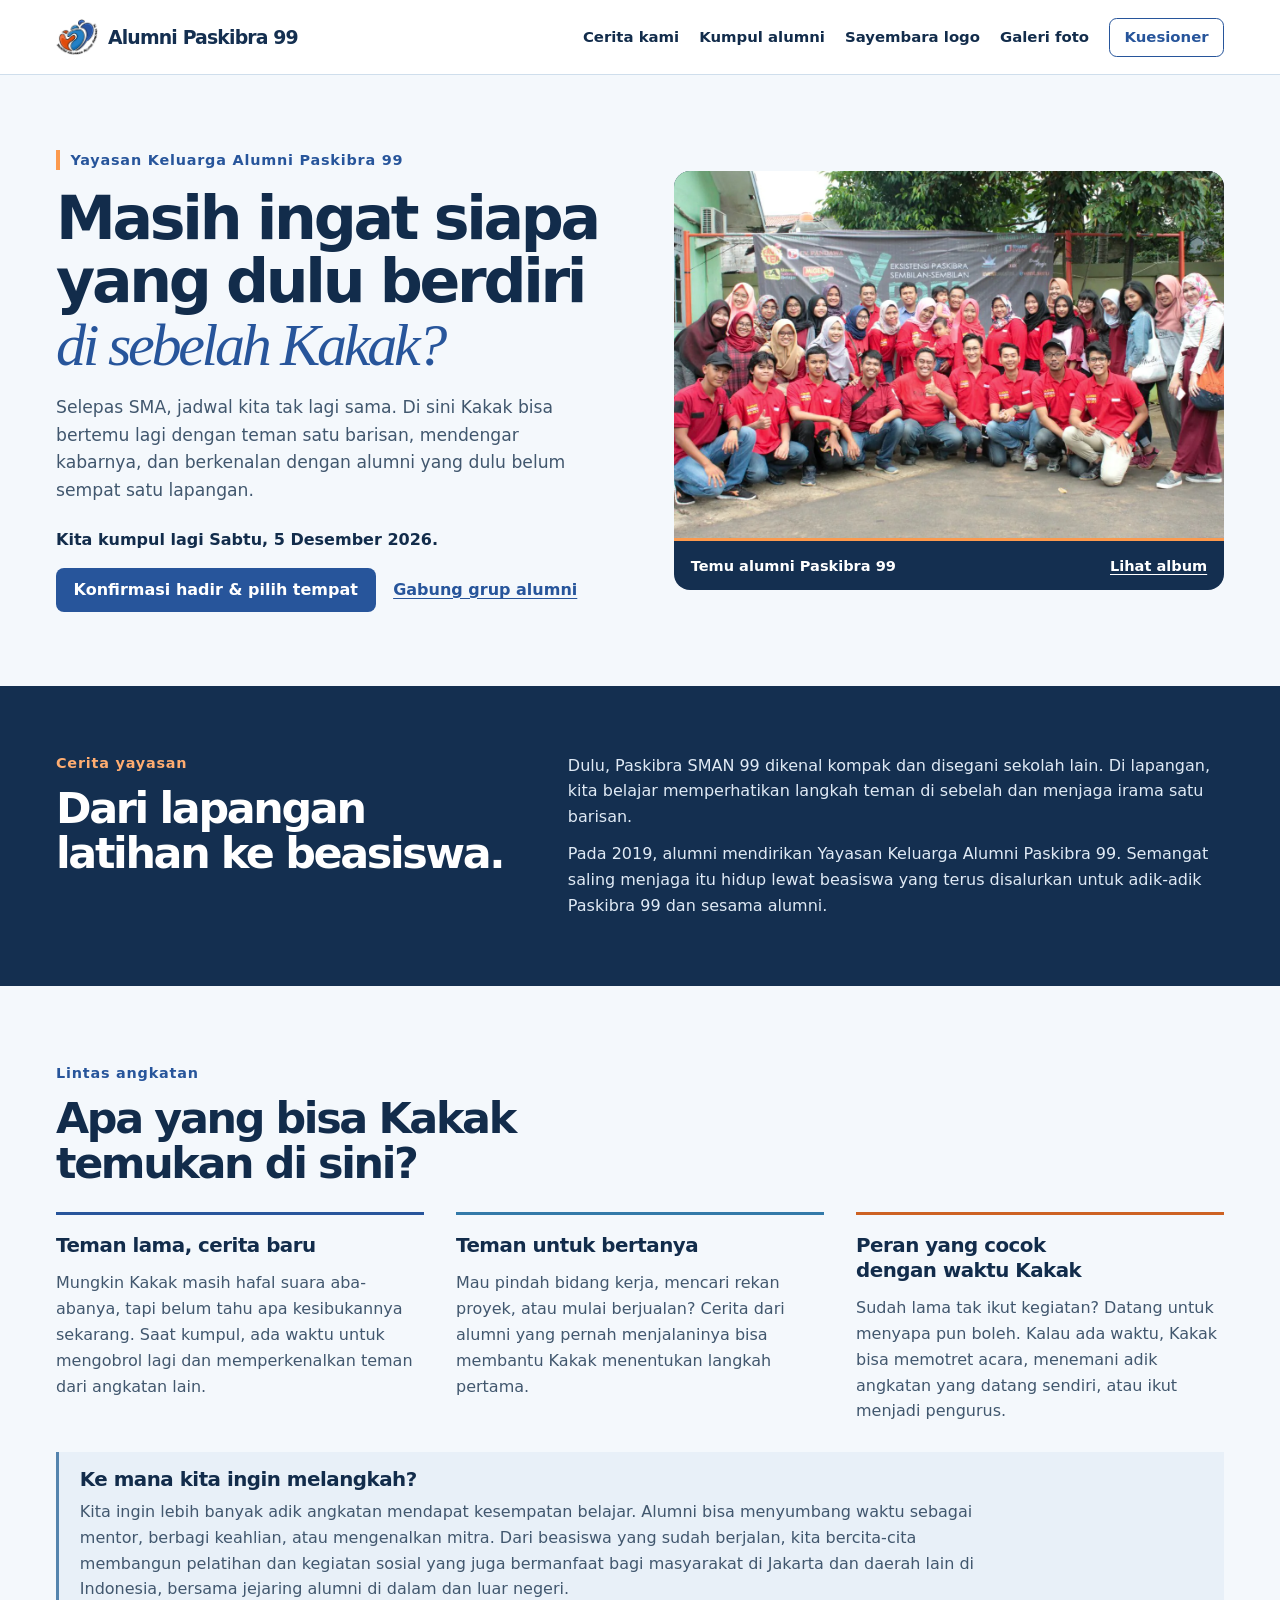
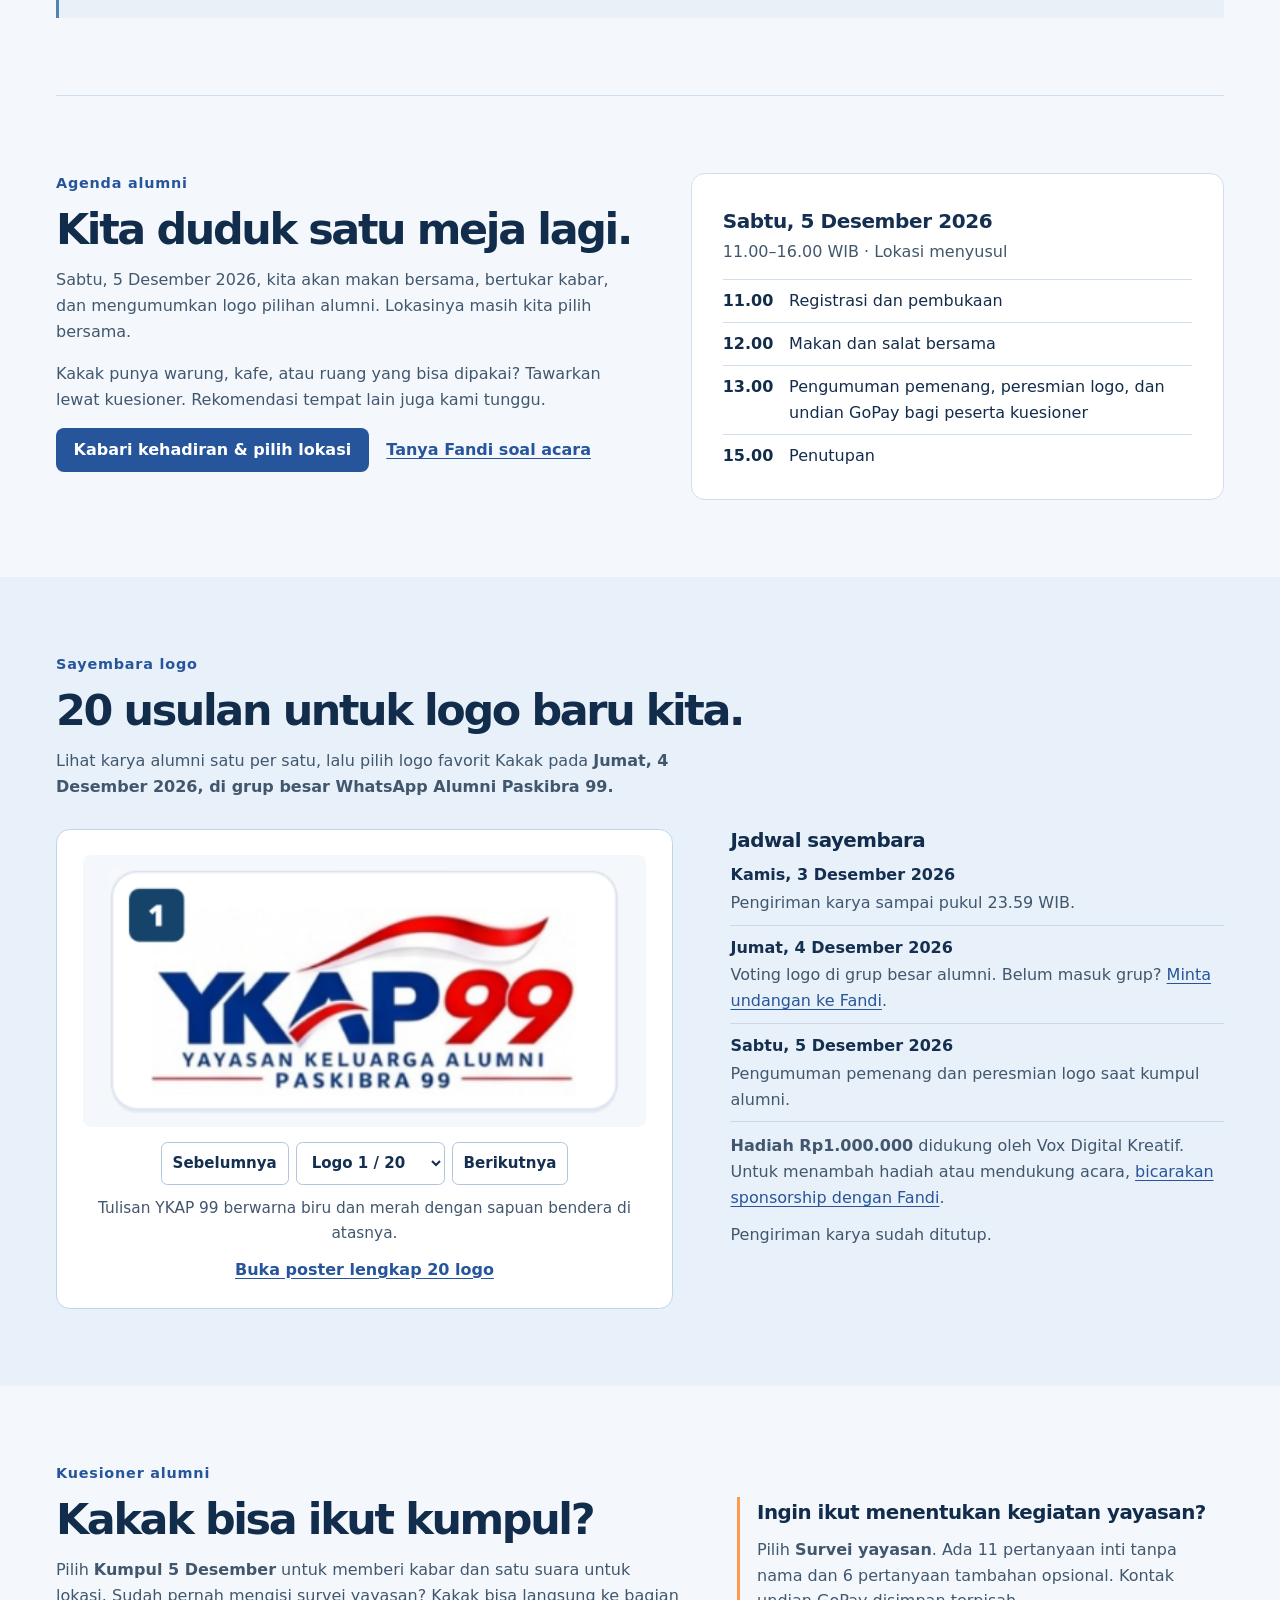
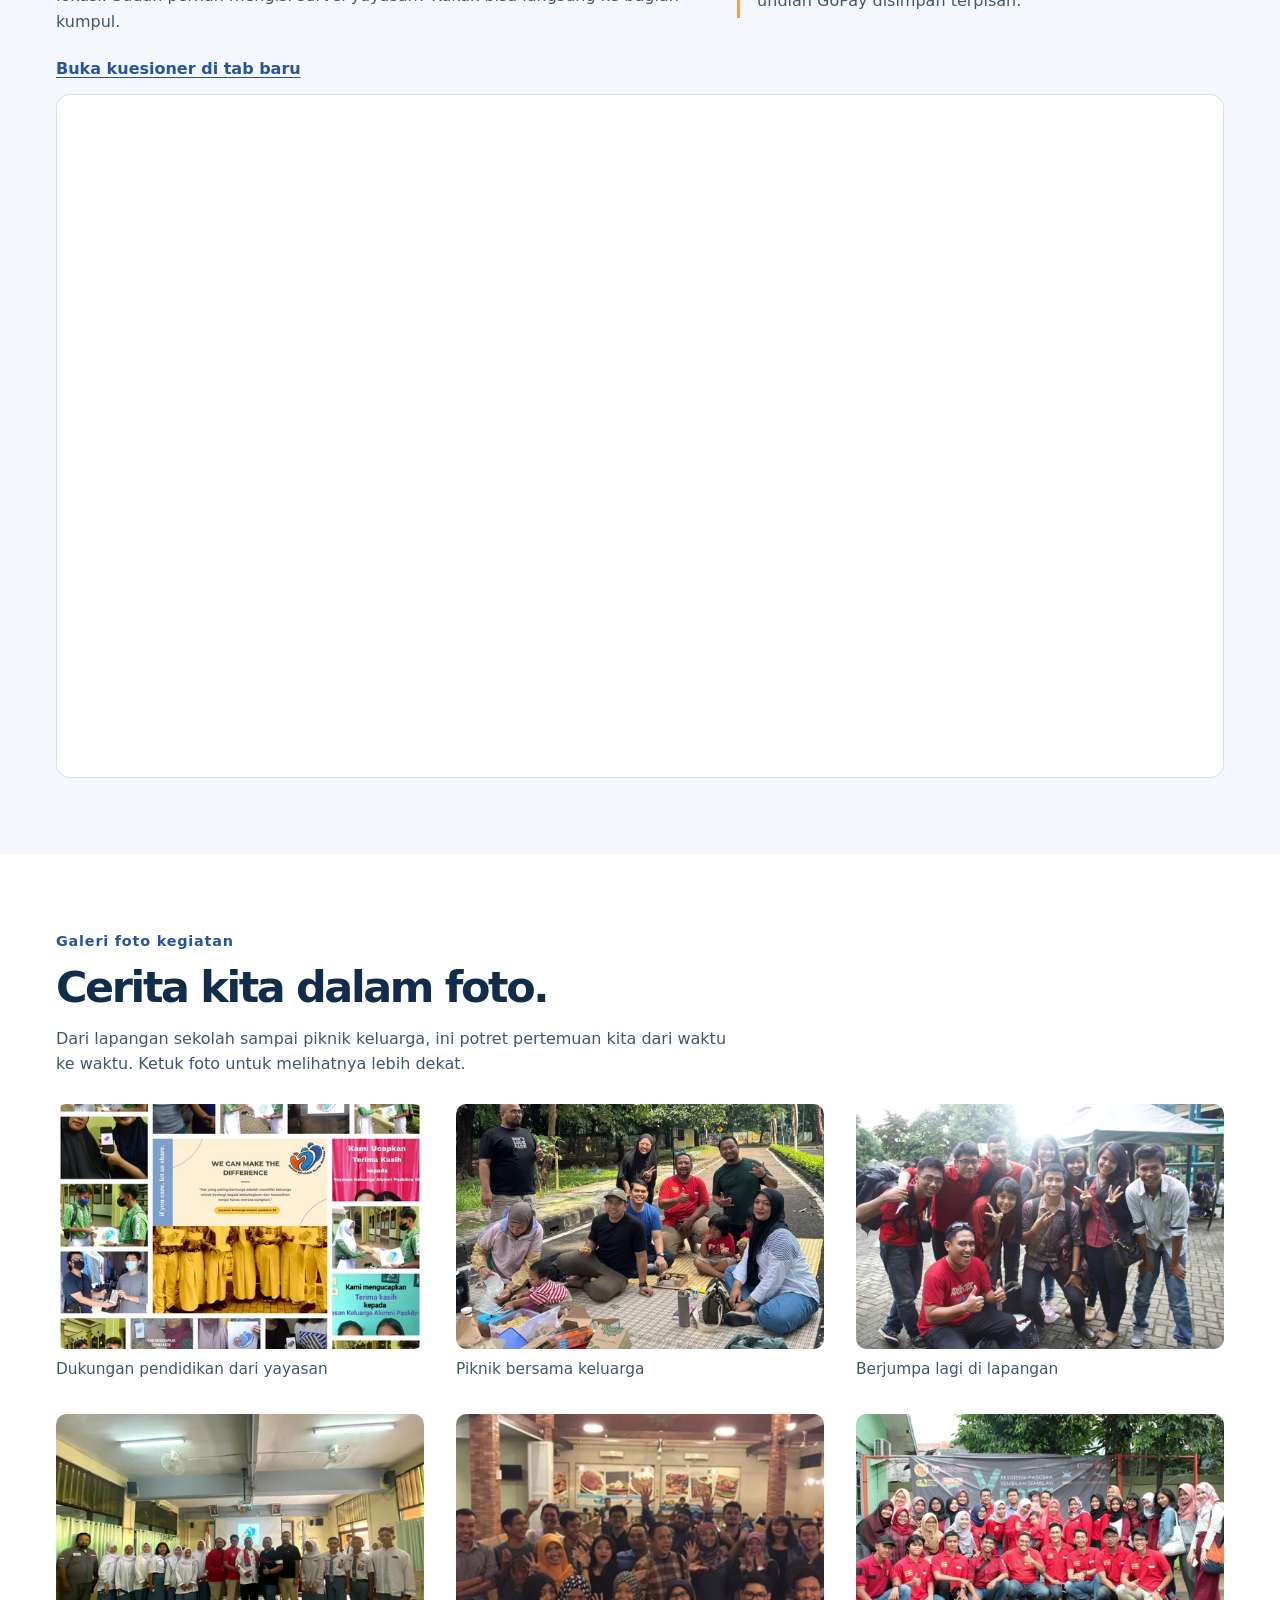
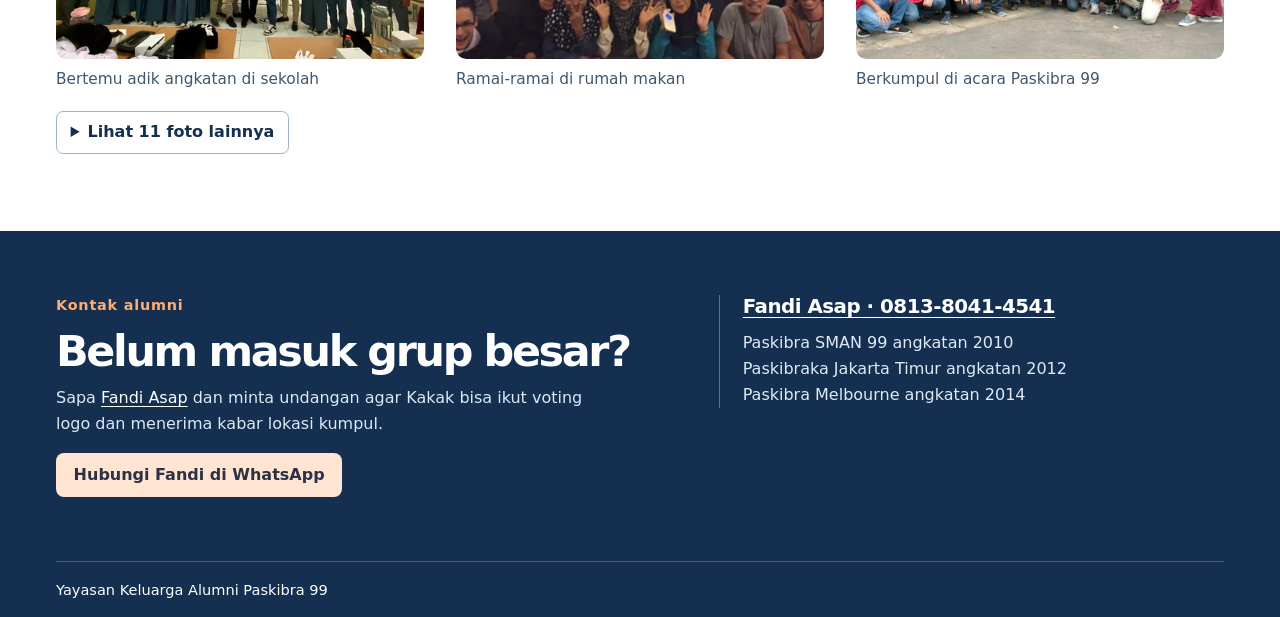
<file: index.html>
<!doctype html>
<html lang="id">
<head>
  <meta charset="utf-8">
  <meta name="viewport" content="width=device-width, initial-scale=1">
  <title>Alumni Paskibra 99 · Yayasan Keluarga Alumni Paskibra 99</title>
  <meta name="description" content="Temui kembali teman satu barisan di Paskibra SMAN 99. Kenali kegiatan beasiswa yayasan, lihat 20 usulan logo, dan pilih tempat kumpul alumni 5 Desember 2026.">
  <meta name="theme-color" content="#f4f8fc">
  <link rel="icon" href="aset/logo-yayasan.webp">
  <link rel="stylesheet" href="aset/beranda.css">
  <script src="aset/beranda.js" defer></script>
</head>
<body id="beranda">
  <a class="lewati" href="#isi">Langsung ke isi</a>
  <header class="bilah">
    <div class="bungkus isi-bilah">
      <a class="merek" href="#beranda" aria-label="Alumni Paskibra 99, beranda"><img src="aset/logo-yayasan.webp" alt="" width="44" height="44">Alumni Paskibra 99</a>
      <nav class="nav-lebar" aria-label="Navigasi utama"><a href="#tentang">Cerita kami</a>
        <a href="#kumpul">Kumpul alumni</a>
        <a href="#sayembara">Sayembara logo</a>
        <a href="#foto">Galeri foto</a>
        <a href="#kuesioner">Kuesioner</a></nav>
      <details class="nav-ringkas"><summary>Menu</summary><nav aria-label="Navigasi utama seluler"><a href="#tentang">Cerita kami</a>
        <a href="#kumpul">Kumpul alumni</a>
        <a href="#sayembara">Sayembara logo</a>
        <a href="#foto">Galeri foto</a>
        <a href="#kuesioner">Kuesioner</a></nav></details>
    </div>
  </header>

  <main id="isi" tabindex="-1">
    <section class="hero bungkus" aria-labelledby="judul-utama">
      <div class="suara">
        <p class="nama-yayasan">Yayasan Keluarga Alumni Paskibra 99</p>
        <h1 id="judul-utama">Masih ingat siapa yang dulu berdiri <em>di sebelah Kakak?</em></h1>
        <p class="pembuka">Selepas SMA, jadwal kita tak lagi sama. Di sini Kakak bisa bertemu lagi dengan teman satu barisan, mendengar kabarnya, dan berkenalan dengan alumni yang dulu belum sempat satu lapangan.</p>
        <p class="ajakan">Kita kumpul lagi Sabtu, 5 Desember 2026.</p>
        <div class="aksi"><a class="tombol" href="#kuesioner">Konfirmasi hadir &amp; pilih tempat</a><a class="taut" href="https://wa.me/6281380414541?text=Halo%20Kak%20Fandi%2C%20saya%20ingin%20bergabung%20ke%20grup%20besar%20Alumni%20Paskibra%2099.%0A%0ANama%3A%20%5Bisi%20nama%5D%0ATahun%20angkatan%20Paskibra%20SMAN%2099%3A%20%5Bisi%20tahun%5D%0ATahun%20lulus%20SMAN%2099%3A%20%5Bisi%20tahun%5D%0AProfesi%20saat%20ini%3A%20%5Bisi%20profesi%5D" target="_blank" rel="noopener">Gabung grup alumni</a></div>
      </div>
      <figure class="foto-utama">
        <img src="aset/foto/temu-paskibra.webp" alt="Alumni berkumpul di depan spanduk Eksistensi Paskibra Sembilan-Sembilan, beberapa mengenakan polo merah." width="1280" height="853" fetchpriority="high" decoding="async">
        <figcaption><span>Temu alumni Paskibra 99</span><a href="#foto">Lihat album</a></figcaption>
      </figure>
    </section>

    <div class="pita-cerita">
      <section class="bungkus cerita" id="tentang" aria-labelledby="judul-cerita">
        <div><p class="rubrik">Cerita yayasan</p><h2 id="judul-cerita">Dari lapangan latihan ke beasiswa.</h2></div>
        <div><p>Dulu, Paskibra SMAN 99 dikenal kompak dan disegani sekolah lain. Di lapangan, kita belajar memperhatikan langkah teman di sebelah dan menjaga irama satu barisan.</p>
        <p>Pada 2019, alumni mendirikan Yayasan Keluarga Alumni Paskibra 99. Semangat saling menjaga itu hidup lewat beasiswa yang terus disalurkan untuk adik-adik Paskibra 99 dan sesama alumni.</p></div>
      </section>
    </div>

    <section class="bungkus bagian" id="kegiatan" aria-labelledby="judul-manfaat">
      <p class="rubrik">Lintas angkatan</p>
      <h2 id="judul-manfaat">Apa yang bisa Kakak temukan di sini?</h2>
      <div class="manfaat">
        <article><h3>Teman lama, cerita baru</h3><p>Mungkin Kakak masih hafal suara aba-abanya, tapi belum tahu apa kesibukannya sekarang. Saat kumpul, ada waktu untuk mengobrol lagi dan memperkenalkan teman dari angkatan lain.</p></article>
        <article><h3>Teman untuk bertanya</h3><p>Mau pindah bidang kerja, mencari rekan proyek, atau mulai berjualan? Cerita dari alumni yang pernah menjalaninya bisa membantu Kakak menentukan langkah pertama.</p></article>
        <article><h3>Peran yang cocok dengan waktu Kakak</h3><p>Sudah lama tak ikut kegiatan? Datang untuk menyapa pun boleh. Kalau ada waktu, Kakak bisa memotret acara, menemani adik angkatan yang datang sendiri, atau ikut menjadi pengurus.</p></article>
      </div>
      <aside class="visi" id="cita-cita"><h3>Ke mana kita ingin melangkah?</h3><p>Kita ingin lebih banyak adik angkatan mendapat kesempatan belajar. Alumni bisa menyumbang waktu sebagai mentor, berbagi keahlian, atau mengenalkan mitra. Dari beasiswa yang sudah berjalan, kita bercita-cita membangun pelatihan dan kegiatan sosial yang juga bermanfaat bagi masyarakat di Jakarta dan daerah lain di Indonesia, bersama jejaring alumni di dalam dan luar negeri.</p></aside>
    </section>

    <section class="bungkus bagian temu" id="kumpul" aria-labelledby="judul-kumpul">
      <div>
        <p class="rubrik">Agenda alumni</p>
        <h2 id="judul-kumpul">Kita duduk satu meja lagi.</h2>
        <p class="teks">Sabtu, 5 Desember 2026, kita akan makan bersama, bertukar kabar, dan mengumumkan logo pilihan alumni. Lokasinya masih kita pilih bersama.</p>
        <p class="teks">Kakak punya warung, kafe, atau ruang yang bisa dipakai? Tawarkan lewat kuesioner. Rekomendasi tempat lain juga kami tunggu.</p>
        <div class="aksi"><a class="tombol" href="#kuesioner">Kabari kehadiran &amp; pilih lokasi</a><a class="taut" href="https://wa.me/6281380414541?text=Halo%20Kak%20Fandi%2C%20saya%20ingin%20bertanya%20tentang%20kumpul%20alumni%205%20Desember%202026.%0A%0ANama%3A%20%5Bisi%20nama%5D%0ATahun%20angkatan%20Paskibra%20SMAN%2099%3A%20%5Bisi%20tahun%5D%0ATahun%20lulus%20SMAN%2099%3A%20%5Bisi%20tahun%5D%0AProfesi%20saat%20ini%3A%20%5Bisi%20profesi%5D" target="_blank" rel="noopener">Tanya Fandi soal acara</a></div>
      </div>
      <div class="agenda">
        <p class="tanggal"><time datetime="2026-12-05">Sabtu, 5 Desember 2026</time></p>
        <p>11.00–16.00 WIB · Lokasi menyusul</p>
        <dl>
          <div><dt>11.00</dt><dd>Registrasi dan pembukaan</dd></div>
          <div><dt>12.00</dt><dd>Makan dan salat bersama</dd></div>
          <div><dt>13.00</dt><dd>Pengumuman pemenang, peresmian logo, dan undian GoPay bagi peserta kuesioner</dd></div>
          <div><dt>15.00</dt><dd>Penutupan</dd></div>
        </dl>
      </div>
    </section>

    <section class="blok-logo" id="sayembara" aria-labelledby="judul-sayembara">
      <div class="bungkus bagian">
        <p class="rubrik">Sayembara logo</p>
        <h2 id="judul-sayembara">20 usulan untuk logo baru kita.</h2>
        <p class="teks">Lihat karya alumni satu per satu, lalu pilih logo favorit Kakak pada <strong>Jumat, 4 Desember 2026, di grup besar WhatsApp Alumni Paskibra 99.</strong></p>
        <div class="dua-logo">
          <div class="galeri-logo" id="galeri">
            <div class="panggung" id="panggung" role="region" aria-label="Galeri 20 usulan logo. Gunakan panah kiri atau kanan untuk berpindah." tabindex="0">
              <img id="karya" src="aset/karya/logo-01.webp" alt="Tulisan YKAP 99 berwarna biru dan merah dengan sapuan bendera di atasnya." width="366" height="176" loading="lazy" draggable="false">
            </div>
            <div class="kontrol" id="kontrol-logo" hidden>
              <button type="button" id="sebelum" aria-label="Logo sebelumnya">Sebelumnya</button>
              <label><span class="sr">Pilih nomor logo</span><select id="pilih-logo"><option value="1" data-src="aset/karya/logo-01.webp" data-alt="Tulisan YKAP 99 berwarna biru dan merah dengan sapuan bendera di atasnya.">Logo 1 / 20</option>
              <option value="2" data-src="aset/karya/logo-02.webp" data-alt="Sosok-sosok berwarna biru, hijau, dan kuning yang membentuk lingkaran dengan angka 99.">Logo 2 / 20</option>
              <option value="3" data-src="aset/karya/logo-03.webp" data-alt="Dua variasi warna lambang bersayap dengan garis-garis melengkung dan dua titik.">Logo 3 / 20</option>
              <option value="4" data-src="aset/karya/logo-04.webp" data-alt="Dua variasi lambang merah dan biru berbentuk figur serta sayap melengkung.">Logo 4 / 20</option>
              <option value="5" data-src="aset/karya/logo-05.webp" data-alt="Garis biru berbentuk hati dengan angka 99 emas dan bendera merah putih.">Logo 5 / 20</option>
              <option value="6" data-src="aset/karya/logo-06.webp" data-alt="Susunan kotak merah di samping tulisan Paskibra Sembilan Sembilan berwarna biru.">Logo 6 / 20</option>
              <option value="7" data-src="aset/karya/logo-07.webp" data-alt="Lambang simetris merah, putih, dan emas menyerupai sayap dengan angka 99.">Logo 7 / 20</option>
              <option value="8" data-src="aset/karya/logo-08.webp" data-alt="Dua versi lingkaran hati warna-warni, salah satunya bertuliskan YKAP 99.">Logo 8 / 20</option>
              <option value="9" data-src="aset/karya/logo-09.webp" data-alt="Figur merah, biru, hijau, dan kuning di samping tulisan YKAP 99.">Logo 9 / 20</option>
              <option value="10" data-src="aset/karya/logo-10.webp" data-alt="Lambang bundar hitam putih bergambar Garuda dengan lingkaran tulisan di tepi.">Logo 10 / 20</option>
              <option value="11" data-src="aset/karya/logo-11.webp" data-alt="Lambang Garuda hitam putih dalam bingkai ganda dan tulisan melingkar.">Logo 11 / 20</option>
              <option value="12" data-src="aset/karya/logo-12.webp" data-alt="Lingkaran hitam putih dengan tulisan KAPASS di tengah dua garis mendatar.">Logo 12 / 20</option>
              <option value="13" data-src="aset/karya/logo-13.webp" data-alt="Segel hitam putih bergambar Garuda dengan tulisan Yayasan Kapass di atasnya.">Logo 13 / 20</option>
              <option value="14" data-src="aset/karya/logo-14.webp" data-alt="Susunan huruf berwarna biru dan merah dengan aksen menyerupai nyala dan angka 99.">Logo 14 / 20</option>
              <option value="15" data-src="aset/karya/logo-15.webp" data-alt="Lambang bundar biru dan emas memuat gambar Garuda, bendera, dan angka 99.">Logo 15 / 20</option>
              <option value="16" data-src="aset/karya/logo-16.webp" data-alt="Bentuk perisai emas dan biru berisi figur dan pita bertuliskan Paskibra 99.">Logo 16 / 20</option>
              <option value="17" data-src="aset/karya/logo-17.webp" data-alt="Inisial YK dan AP berwarna biru disusun mengelilingi angka 99 dalam bidang jingga.">Logo 17 / 20</option>
              <option value="18" data-src="aset/karya/logo-18.webp" data-alt="Lingkaran tulisan Yayasan Keluarga Alumni Paskibra 99 mengelilingi figur biru dan jingga serta bintang.">Logo 18 / 20</option>
              <option value="19" data-src="aset/karya/logo-19.webp" data-alt="Nyala api jingga di atas susunan garis biru berbentuk kelopak dengan angka 99 dan tulisan YKAP 99.">Logo 19 / 20</option>
              <option value="20" data-src="aset/karya/logo-20.webp" data-alt="Dua figur biru dan jingga membentuk hati berisi angka 99 dengan bintang emas di atasnya.">Logo 20 / 20</option></select></label>
              <button type="button" id="sesudah" aria-label="Logo berikutnya">Berikutnya</button>
            </div>
            <p class="deskripsi-logo" id="deskripsi-logo" aria-live="polite">Tulisan YKAP 99 berwarna biru dan merah dengan sapuan bendera di atasnya.</p>
            <a class="taut" href="aset/poster-sayembara-20.webp" target="_blank" rel="noopener">Buka poster lengkap 20 logo</a>
          </div>
          <div class="info-logo">
            <h3>Jadwal sayembara</h3>
            <dl class="jadwal">
              <div><dt>Kamis, 3 Desember 2026</dt><dd>Pengiriman karya sampai pukul 23.59 WIB.</dd></div>
              <div><dt>Jumat, 4 Desember 2026</dt><dd>Voting logo di grup besar alumni. Belum masuk grup? <a href="https://wa.me/6281380414541?text=Halo%20Kak%20Fandi%2C%20saya%20ingin%20bergabung%20ke%20grup%20besar%20Alumni%20Paskibra%2099.%0A%0ANama%3A%20%5Bisi%20nama%5D%0ATahun%20angkatan%20Paskibra%20SMAN%2099%3A%20%5Bisi%20tahun%5D%0ATahun%20lulus%20SMAN%2099%3A%20%5Bisi%20tahun%5D%0AProfesi%20saat%20ini%3A%20%5Bisi%20profesi%5D" target="_blank" rel="noopener">Minta undangan ke Fandi</a>.</dd></div>
              <div><dt>Sabtu, 5 Desember 2026</dt><dd>Pengumuman pemenang dan peresmian logo saat kumpul alumni.</dd></div>
            </dl>
            <p><strong>Hadiah Rp1.000.000</strong> didukung oleh Vox Digital Kreatif. Untuk menambah hadiah atau mendukung acara, <a href="https://wa.me/6281380414541?text=Halo%20Kak%20Fandi%2C%20saya%20ingin%20bertanya%20tentang%20sponsorship%20sayembara%20logo%20atau%20kumpul%20alumni.%0A%0ANama%3A%20%5Bisi%20nama%5D%0ATahun%20angkatan%20Paskibra%20SMAN%2099%3A%20%5Bisi%20tahun%5D%0ATahun%20lulus%20SMAN%2099%3A%20%5Bisi%20tahun%5D%0AProfesi%20saat%20ini%3A%20%5Bisi%20profesi%5D" target="_blank" rel="noopener">bicarakan sponsorship dengan Fandi</a>.</p>
            <div id="kirim-karya"><p>Terbuka untuk semua angkatan, gratis. Kakak boleh mengirim lebih dari satu karya orisinal beserta cerita di baliknya.</p><div class="aksi"><a class="taut" href="https://wa.me/6281380414541?text=Halo%20Kak%20Fandi%2C%20saya%20ingin%20mengirim%20karya%20untuk%20sayembara%20logo%20YKAP%2099.%0A%0ANama%3A%20%5Bisi%20nama%5D%0ATahun%20angkatan%20Paskibra%20SMAN%2099%3A%20%5Bisi%20tahun%5D%0ATahun%20lulus%20SMAN%2099%3A%20%5Bisi%20tahun%5D%0AProfesi%20saat%20ini%3A%20%5Bisi%20profesi%5D" target="_blank" rel="noopener">Kirim karya ke Fandi</a><a class="taut" href="mailto:yayasan.alumni.paskibra.sma99@gmail.com?subject=Usulan%20logo%20YKAP%2099">Kirim lewat email</a></div></div>
            <p id="status-karya" hidden>Pengiriman karya sudah ditutup.</p>
          </div>
        </div>
      </div>
    </section>

    <section class="bungkus bagian" id="kuesioner" aria-labelledby="judul-kuesioner">
      <span id="kontak"></span>
      <p class="rubrik">Kuesioner alumni</p>
      <div class="intro-form">
        <div><h2 id="judul-kuesioner">Kakak bisa ikut kumpul?</h2>
        <p class="teks">Pilih <strong>Kumpul 5 Desember</strong> untuk memberi kabar dan satu suara untuk lokasi. Sudah pernah mengisi survei yayasan? Kakak bisa langsung ke bagian kumpul.</p></div>
        <div class="info-form"><h3>Ingin ikut menentukan kegiatan yayasan?</h3><p>Pilih <strong>Survei yayasan</strong>. Ada 11 pertanyaan inti tanpa nama dan 6 pertanyaan tambahan opsional. Kontak undian GoPay disimpan terpisah.</p></div>
      </div>
      <p class="akses-form"><a id="tab-survei" class="taut" href="https://script.google.com/macros/s/AKfycbwiRt_eaKrs2MAo6Pvnmhi-432KDgrj7Nc-SGXd-HO-XKONS_EGXS2fBBOLqLAIDEk/exec" target="_blank" rel="noopener">Buka kuesioner di tab baru</a></p>
      <iframe id="formulir" title="Konfirmasi kumpul, voting lokasi, dan survei yayasan" data-url="https://script.google.com/macros/s/AKfycbwiRt_eaKrs2MAo6Pvnmhi-432KDgrj7Nc-SGXd-HO-XKONS_EGXS2fBBOLqLAIDEk/exec" loading="lazy" referrerpolicy="strict-origin-when-cross-origin"></iframe>
      <noscript><p>Gunakan tautan di atas dan aktifkan JavaScript untuk mengisi kuesioner.</p></noscript>
    </section>

    <section class="album" id="foto" aria-labelledby="judul-foto">
      <div class="bungkus bagian">
        <p class="rubrik">Galeri foto kegiatan</p><h2 id="judul-foto">Cerita kita dalam foto.</h2>
        <p class="teks">Dari lapangan sekolah sampai piknik keluarga, ini potret pertemuan kita dari waktu ke waktu. Ketuk foto untuk melihatnya lebih dekat.</p>
        <div class="kisi-foto"><figure class="foto-mini"><a href="aset/foto/dukungan-pendidikan.webp" aria-label="Perbesar foto. Kolase penyerahan bantuan kepada pelajar serta ucapan terima kasih untuk Yayasan Keluarga Alumni Paskibra 99."><img src="aset/kecil/dukungan-pendidikan.webp" alt="Kolase penyerahan bantuan kepada pelajar serta ucapan terima kasih untuk Yayasan Keluarga Alumni Paskibra 99." loading="lazy" decoding="async" width="1440" height="1440"></a><figcaption>Dukungan pendidikan dari yayasan</figcaption></figure>
          <figure class="foto-mini"><a href="aset/foto/piknik-keluarga.webp" aria-label="Perbesar foto. Alumni dan keluarga duduk di atas tikar sambil menikmati bekal bersama di bawah pepohonan."><img src="aset/kecil/piknik-keluarga.webp" alt="Alumni dan keluarga duduk di atas tikar sambil menikmati bekal bersama di bawah pepohonan." loading="lazy" decoding="async" width="1440" height="1055"></a><figcaption>Piknik bersama keluarga</figcaption></figure>
          <figure class="foto-mini"><a href="aset/foto/teman-di-lapangan.webp" aria-label="Perbesar foto. Sekelompok alumni berbaju merah dan putih berpose di lapangan dekat tenda acara."><img src="aset/kecil/teman-di-lapangan.webp" alt="Sekelompok alumni berbaju merah dan putih berpose di lapangan dekat tenda acara." loading="lazy" decoding="async" width="1440" height="960"></a><figcaption>Berjumpa lagi di lapangan</figcaption></figure>
          <figure class="foto-mini"><a href="aset/foto/kembali-ke-kelas.webp" aria-label="Perbesar foto. Pelajar dan alumni berdiri berjajar di ruang kelas, dengan logo yayasan di layar belakang."><img src="aset/kecil/kembali-ke-kelas.webp" alt="Pelajar dan alumni berdiri berjajar di ruang kelas, dengan logo yayasan di layar belakang." loading="lazy" decoding="async" width="1280" height="960"></a><figcaption>Bertemu adik angkatan di sekolah</figcaption></figure>
          <figure class="foto-mini"><a href="aset/foto/kumpul-di-rumah-makan.webp" aria-label="Perbesar foto. Sekelompok alumni melambaikan tangan ke kamera dari ruang makan."><img src="aset/kecil/kumpul-di-rumah-makan.webp" alt="Sekelompok alumni melambaikan tangan ke kamera dari ruang makan." loading="lazy" decoding="async" width="945" height="949"></a><figcaption>Ramai-ramai di rumah makan</figcaption></figure>
          <figure class="foto-mini"><a href="aset/foto/temu-paskibra.webp" aria-label="Perbesar foto. Alumni berkumpul di depan spanduk Eksistensi Paskibra Sembilan-Sembilan, beberapa mengenakan polo merah."><img src="aset/kecil/temu-paskibra.webp" alt="Alumni berkumpul di depan spanduk Eksistensi Paskibra Sembilan-Sembilan, beberapa mengenakan polo merah." loading="lazy" decoding="async" width="1280" height="853"></a><figcaption>Berkumpul di acara Paskibra 99</figcaption></figure></div>
        <details class="album-lanjut" id="foto-lain"><summary><span class="saat-tutup">Lihat 11 foto lainnya</span><span class="saat-buka">Tutup foto lainnya</span></summary><div class="kisi-foto"><figure class="foto-mini"><a href="aset/foto/pertemuan-di-sekolah.webp" aria-label="Perbesar foto. Alumni dan pelajar berseragam berdiri di depan kelas sambil mengangkat kepalan tangan."><img src="aset/kecil/pertemuan-di-sekolah.webp" alt="Alumni dan pelajar berseragam berdiri di depan kelas sambil mengangkat kepalan tangan." loading="lazy" decoding="async" width="1440" height="959"></a><figcaption>Kegiatan bersama pelajar</figcaption></figure>
          <figure class="foto-mini"><a href="aset/foto/merah-putih.webp" aria-label="Perbesar foto. Sekelompok peserta berbusana merah dan putih berfoto di depan tenda kegiatan."><img src="aset/kecil/merah-putih.webp" alt="Sekelompok peserta berbusana merah dan putih berfoto di depan tenda kegiatan." loading="lazy" decoding="async" width="1440" height="1274"></a><figcaption>Merah putih di tengah keramaian</figcaption></figure>
          <figure class="foto-mini"><a href="aset/foto/yayasan-di-sekolah.webp" aria-label="Perbesar foto. Enam orang berpose di depan layar yang menampilkan logo yayasan di sebuah kelas."><img src="aset/kecil/yayasan-di-sekolah.webp" alt="Enam orang berpose di depan layar yang menampilkan logo yayasan di sebuah kelas." loading="lazy" decoding="async" width="1280" height="960"></a><figcaption>Kembali ke sekolah bersama yayasan</figcaption></figure>
          <figure class="foto-mini"><a href="aset/foto/semangkuk-soto.webp" aria-label="Perbesar foto. Empat alumni berswafoto di meja makan kayu dengan mangkuk dan gelas di depannya."><img src="aset/kecil/semangkuk-soto.webp" alt="Empat alumni berswafoto di meja makan kayu dengan mangkuk dan gelas di depannya." loading="lazy" decoding="async" width="1440" height="1080"></a><figcaption>Makan bersama di satu meja</figcaption></figure>
          <figure class="foto-mini"><a href="aset/foto/jalan-bersama.webp" aria-label="Perbesar foto. Empat alumni berdiri bersama di luar ruangan dengan latar tebing dan pepohonan."><img src="aset/kecil/jalan-bersama.webp" alt="Empat alumni berdiri bersama di luar ruangan dengan latar tebing dan pepohonan." loading="lazy" decoding="async" width="1440" height="810"></a><figcaption>Jalan bersama teman alumni</figcaption></figure>
          <figure class="foto-mini"><a href="aset/foto/ngopi.webp" aria-label="Perbesar foto. Tiga alumni mengangkat gelas di meja panjang di sisi bangunan hijau."><img src="aset/kecil/ngopi.webp" alt="Tiga alumni mengangkat gelas di meja panjang di sisi bangunan hijau." loading="lazy" decoding="async" width="1280" height="898"></a><figcaption>Mengangkat gelas bersama</figcaption></figure>
          <figure class="foto-mini"><a href="aset/foto/makan-berdua.webp" aria-label="Perbesar foto. Dua alumni duduk berdampingan di meja restoran, tersenyum ke arah kamera."><img src="aset/kecil/makan-berdua.webp" alt="Dua alumni duduk berdampingan di meja restoran, tersenyum ke arah kamera." loading="lazy" decoding="async" width="1440" height="1080"></a><figcaption>Satu meja, dua teman lama</figcaption></figure>
          <figure class="foto-mini"><a href="aset/foto/temu-dua-alumni.webp" aria-label="Perbesar foto. Dua alumni berdiri berdampingan dengan ibu jari terangkat di depan dinding bergambar."><img src="aset/kecil/temu-dua-alumni.webp" alt="Dua alumni berdiri berdampingan dengan ibu jari terangkat di depan dinding bergambar." loading="lazy" decoding="async" width="1080" height="1440"></a><figcaption>Bertemu di sela kesibukan</figcaption></figure>
          <figure class="foto-mini"><a href="aset/foto/lapangan-pose-bersama.webp" aria-label="Perbesar foto. Teman-teman berpose kembali di lapangan, beberapa membungkuk ke depan dan tersenyum."><img src="aset/kecil/lapangan-pose-bersama.webp" alt="Teman-teman berpose kembali di lapangan, beberapa membungkuk ke depan dan tersenyum." loading="lazy" decoding="async" width="1440" height="960"></a><figcaption>Satu lagi pose di lapangan</figcaption></figure>
          <figure class="foto-mini"><a href="aset/foto/swafoto.webp" aria-label="Perbesar foto. Dua alumni berswafoto di dalam ruangan di samping sebuah laptop."><img src="aset/kecil/swafoto.webp" alt="Dua alumni berswafoto di dalam ruangan di samping sebuah laptop." loading="lazy" decoding="async" width="1440" height="1081"></a><figcaption>Swafoto saat bertemu</figcaption></figure>
          <figure class="foto-mini"><a href="aset/foto/teman-satu-bangku.webp" aria-label="Perbesar foto. Tiga alumni duduk berdampingan, salah satunya memakai kaus bertuliskan XPASS."><img src="aset/kecil/teman-satu-bangku.webp" alt="Tiga alumni duduk berdampingan, salah satunya memakai kaus bertuliskan XPASS." loading="lazy" decoding="async" width="1440" height="1080"></a><figcaption>Tiga teman dalam satu bingkai</figcaption></figure></div></details>
      </div>
    </section>
  </main>
  <footer class="kaki">
    <div class="bungkus isi-kaki">
      <div><p class="rubrik">Kontak alumni</p><h2>Belum masuk grup besar?</h2><p>Sapa <a href="https://wa.me/6281380414541?text=Halo%20Kak%20Fandi%2C%20saya%20ingin%20bergabung%20ke%20grup%20besar%20Alumni%20Paskibra%2099.%0A%0ANama%3A%20%5Bisi%20nama%5D%0ATahun%20angkatan%20Paskibra%20SMAN%2099%3A%20%5Bisi%20tahun%5D%0ATahun%20lulus%20SMAN%2099%3A%20%5Bisi%20tahun%5D%0AProfesi%20saat%20ini%3A%20%5Bisi%20profesi%5D" target="_blank" rel="noopener">Fandi Asap</a> dan minta undangan agar Kakak bisa ikut voting logo dan menerima kabar lokasi kumpul.</p>
      <a class="tombol" href="https://wa.me/6281380414541?text=Halo%20Kak%20Fandi%2C%20saya%20ingin%20bergabung%20ke%20grup%20besar%20Alumni%20Paskibra%2099.%0A%0ANama%3A%20%5Bisi%20nama%5D%0ATahun%20angkatan%20Paskibra%20SMAN%2099%3A%20%5Bisi%20tahun%5D%0ATahun%20lulus%20SMAN%2099%3A%20%5Bisi%20tahun%5D%0AProfesi%20saat%20ini%3A%20%5Bisi%20profesi%5D" target="_blank" rel="noopener">Hubungi Fandi di WhatsApp</a></div>
      <div class="kontak-kaki"><h3><a href="https://wa.me/6281380414541?text=Halo%20Kak%20Fandi%2C%20saya%20ingin%20bertanya%20tentang%20kegiatan%20Yayasan%20Keluarga%20Alumni%20Paskibra%2099.%0A%0ANama%3A%20%5Bisi%20nama%5D%0ATahun%20angkatan%20Paskibra%20SMAN%2099%3A%20%5Bisi%20tahun%5D%0ATahun%20lulus%20SMAN%2099%3A%20%5Bisi%20tahun%5D%0AProfesi%20saat%20ini%3A%20%5Bisi%20profesi%5D" target="_blank" rel="noopener">Fandi Asap · 0813-8041-4541</a></h3>
      <ul><li>Paskibra SMAN 99 angkatan 2010</li><li>Paskibraka Jakarta Timur angkatan 2012</li><li>Paskibra Melbourne angkatan 2014</li></ul></div>
    </div>
    <div class="bungkus akhir">Yayasan Keluarga Alumni Paskibra 99</div>
  </footer>
  <dialog id="lihat-foto" aria-labelledby="nama-foto">
    <div class="atas-dialog"><strong id="nomor-foto"></strong><button type="button" id="tutup-foto" autofocus>Tutup</button></div>
    <img id="foto-besar" alt="">
    <div class="bawah-dialog"><p id="nama-foto" aria-live="polite"></p><div class="kontrol"><button type="button" id="foto-mundur" aria-label="Foto sebelumnya">Sebelumnya</button><button type="button" id="foto-maju" aria-label="Foto berikutnya">Berikutnya</button></div></div>
  </dialog>
</body>
</html>
</file>
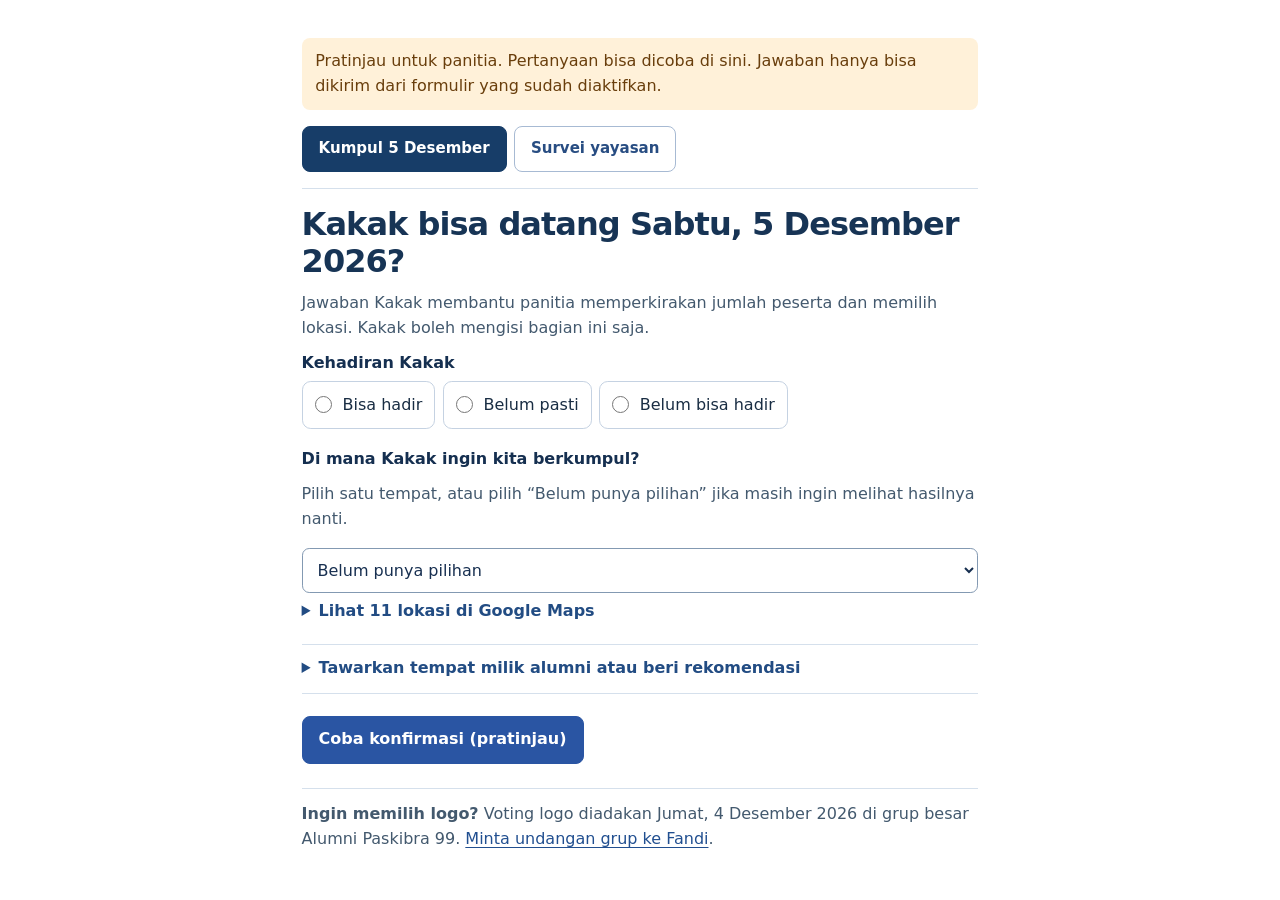
<file: Kuesioner.html>
<!doctype html>
<html lang="id">
<head>
  <meta charset="utf-8">
  <meta name="viewport" content="width=device-width, initial-scale=1">
  <title>Kuesioner alumni · YKAP 99</title>
  <style>
    :root { color-scheme: light; font: 16px/1.55 Inter, system-ui, sans-serif; color: #192d43; background: #fff; accent-color: #2a55a3; }
    * { box-sizing: border-box; }
    body { margin: 0; }
    main { max-width: 47rem; margin: auto; padding: clamp(.9rem, 4vw, 2.35rem); }
    h1, h2, p, fieldset { margin: 0; }
    h1 { font-size: clamp(1.4rem, 4.5vw, 2rem); line-height: 1.15; letter-spacing: -.034em; color: #182f52; }
    h2 { font-size: 1.2rem; }
    p { margin: .65rem 0; }
    .petunjuk, .meta { color: #43596e; }
    .meta { font-size: .9rem; font-weight: 700; margin: 0 0 .4rem; }
    .contoh, .pesan:not(:empty) { margin: 0 0 1rem; border-radius: .5rem; padding: .7rem .85rem; color: #693e0c; background: #fff1d9; }
    .pesan:not(:empty) { margin: 1rem 0; color: #722a1c; background: #fff1ed; }
    progress { width: 100%; margin: 1rem 0 .1rem; height: .55rem; accent-color: #2a55a3; }
    fieldset { min-width: 0; border: 0; padding: 0; margin-top: 1.3rem; }
    legend, .label-kontak { font-weight: 720; color: #152f50; padding: 0; font-size: 1rem; }
    .pilihan { display: flex; align-items: flex-start; gap: .65rem; border: 1px solid #c5d2e2; border-radius: .55rem; padding: .65rem .75rem; margin-top: .45rem; cursor: pointer; min-height: 2.7rem; }
    .pilihan:has(input:checked) { border-color: #2a55a3; background: #edf4ff; }
    .pilihan input { width: 1.1rem; height: 1.1rem; margin: .18rem 0 0; flex: none; }
    .label-kontak, .sub { display: block; margin-top: .85rem; }
    input:not([type=checkbox]):not([type=radio]), select, textarea { width: 100%; margin-top: .35rem; border: 1px solid #8399b2; border-radius: .45rem; padding: .68rem; color: #172f50; background: white; font: inherit; }
    textarea { resize: vertical; min-height: 5rem; }
    .sub select { max-width: 18rem; display: block; }
    .sub select, .label-kontak input { font-weight: 400; }
    .aksi { display: flex; flex-wrap: wrap; gap: .65rem; margin: 1.4rem 0 .3rem; }
    button { font: inherit; font-weight: 720; color: white; background: #2a55a3; border: 1px solid #2a55a3; border-radius: .5rem; padding: .65rem 1rem; min-height: 2.75rem; cursor: pointer; }
    button.sekunder { color: #244786; background: white; border-color: #a7bad3; }
    button:disabled { opacity: .6; cursor: wait; }
    :focus-visible { outline: 3px solid #235bb1; outline-offset: 2px; }
    h1:focus { outline: 0; }
    small { color: #42566e; }
    [hidden] { display: none !important; }
    @media (max-width: 25rem) { .aksi { flex-direction: column; } .aksi button { width: 100%; } }
    .pilih-bagian { display: flex; gap: .45rem; flex-wrap: wrap; padding-bottom: 1rem; margin-bottom: 1.1rem; border-bottom: 1px solid #d5e0ec; }
    .pilih-bagian button { font-size: .94rem; background: white; color: #284d82; border-color: #a7bad3; }
    .pilih-bagian button[aria-pressed=true] { background: #173d68; border-color: #173d68; color: white; }
    .judul-bagian { font-size: clamp(1.45rem, 4vw, 2rem); line-height: 1.16; color: #173455; letter-spacing: -.03em; }
    #isian-kumpul, .pertama { margin-top: 0; }
    .opsi-hadir { display: flex; flex-wrap: wrap; gap: .45rem; }
    .opsi-hadir label { margin: .35rem 0 0; }
    .pilih-tempat { margin: 1.15rem 0 .8rem; }
    .pilih-tempat > label { font-weight: 720; color: #152f50; }
    #tempat { max-width: 100%; white-space: normal; }
    summary { cursor: pointer; font-weight: 650; color: #224c83; padding: .42rem 0; }
    .usulan-tempat { border-block: 1px solid #d5e0ec; padding: .3rem 0; }
    .usulan-tempat[open] { padding-bottom: .7rem; }
    .tautan-peta:has(a[hidden]) { display: none; }
    a { color: #214f90; text-underline-offset: .16em; }
    .peta-lokasi ul { list-style: none; padding: 0; margin: .4rem 0; }
    .peta-lokasi li + li { margin-top: .25rem; }
    .peta-lokasi a { display: inline-block; padding: .24rem 0; }
    #pesan-kumpul:not(:empty) { border-left: 3px solid #28568f; padding: .6rem .85rem; background: #edf4fc; }
    #pesan-kumpul[data-galat=true] { border-color: #a44a0a; background: #fff2df; }
    .sr-only { position: absolute; width: 1px; height: 1px; margin: -1px; padding: 0; overflow: hidden; clip-path: inset(50%); white-space: nowrap; }
    .info-grup { margin-top: 1.55rem; border-top: 1px solid #d5e0ec; padding-top: .8rem; color: #43596e; }
  </style>
</head>
<body>
  <main>
    <h1 class="sr-only">Kuesioner Alumni Paskibra 99</h1>
    <p id="pratinjau" class="contoh" hidden>Pratinjau untuk panitia. Pertanyaan bisa dicoba di sini. Jawaban hanya bisa dikirim dari formulir yang sudah diaktifkan.</p>
    <div class="pilih-bagian" role="group" aria-label="Bagian kuesioner">
      <button type="button" id="buka-kumpul" aria-controls="panel-kumpul" aria-pressed="true">Kumpul 5 Desember</button>
      <button type="button" id="buka-yayasan" aria-controls="panel-yayasan" aria-pressed="false">Survei yayasan</button>
    </div>
    <section id="panel-kumpul" aria-labelledby="judul-rsvp">
      <h2 class="judul-bagian" id="judul-rsvp" tabindex="-1">Kakak bisa datang Sabtu, 5 Desember 2026?</h2>
      <p class="petunjuk">Jawaban Kakak membantu panitia memperkirakan jumlah peserta dan memilih lokasi. Kakak boleh mengisi bagian ini saja.</p>
      <form id="form-kumpul">
        <fieldset id="isian-kumpul">
          <legend class="sr-only">Konfirmasi kumpul alumni</legend>
          <fieldset class="pertama">
            <legend>Kehadiran Kakak</legend>
            <div class="opsi-hadir">
              <label class="pilihan"><input type="radio" name="hadir" value="Bisa hadir" required><span>Bisa hadir</span></label>
              <label class="pilihan"><input type="radio" name="hadir" value="Belum pasti" required><span>Belum pasti</span></label>
              <label class="pilihan"><input type="radio" name="hadir" value="Belum bisa hadir" required><span>Belum bisa hadir</span></label>
            </div>
          </fieldset>
          <div class="pilih-tempat">
            <label for="tempat">Di mana Kakak ingin kita berkumpul?</label>
            <p class="petunjuk">Pilih satu tempat, atau pilih “Belum punya pilihan” jika masih ingin melihat hasilnya nanti.</p>
            <select id="tempat" name="lokasi">
              <option value="1">1. Nutrihub Jakarta Selatan</option>
              <option value="2">2. Kampung Telaga LRT City Ciracas</option>
              <option value="3A">3A. SSB Soto Boyolali, cabang Ciracas</option>
              <option value="3B">3B. SSB Soto Boyolali, cabang Kelapa Dua</option>
              <option value="3C">3C. SSB Soto Boyolali, cabang Cibubur</option>
              <option value="4">4. Rumah Kak Kuncoro</option>
              <option value="5">5. Kampung Kecil Ciracas</option>
              <option value="6">6. SHSD Cibubur</option>
              <option value="7">7. Gemintang Depok</option>
              <option value="8">8. RM Saung Babeh Kite</option>
              <option value="9">9. Sedabun Selera Dapur Bunda Depok</option>
              <option value="10">10. Tempat makan, kafe, atau tempat kumpul milik alumni yang saya tawarkan</option>
              <option value="11">11. Tempat lain yang saya rekomendasikan</option>
              <option value="bebas" selected>Belum punya pilihan</option>
            </select>
            <p class="tautan-peta"><a id="peta-terpilih" target="_blank" rel="noopener" hidden></a></p>
            <details class="peta-lokasi"><summary>Lihat 11 lokasi di Google Maps</summary>
              <ul>
                <li><a target="_blank" rel="noopener" href="https://maps.app.goo.gl/67dUMCoU5XCzGTBu8">1. Nutrihub Jakarta Selatan</a></li>
                <li><a target="_blank" rel="noopener" href="https://maps.app.goo.gl/3QSFE3qn9amKjQpn7">2. Kampung Telaga LRT City Ciracas</a></li>
                <li><a target="_blank" rel="noopener" href="https://maps.app.goo.gl/qw8gUjbAHwSGEGpW8">3A. SSB Soto Boyolali, cabang Ciracas</a></li>
                <li><a target="_blank" rel="noopener" href="https://maps.app.goo.gl/bByzMCDLJzypN6Gv8">3B. SSB Soto Boyolali, cabang Kelapa Dua</a></li>
                <li><a target="_blank" rel="noopener" href="https://maps.app.goo.gl/E6MHJJ9JQkqYqtJM6">3C. SSB Soto Boyolali, cabang Cibubur</a></li>
                <li><a target="_blank" rel="noopener" href="https://maps.app.goo.gl/vK2pT1HvacDmahCH7">4. Rumah Kak Kuncoro</a></li>
                <li><a target="_blank" rel="noopener" href="https://maps.app.goo.gl/ttBC3jVbMBW6nfDt8">5. Kampung Kecil Ciracas</a></li>
                <li><a target="_blank" rel="noopener" href="https://maps.app.goo.gl/Z43AxbpScfoFj1pQ7">6. SHSD Cibubur</a></li>
                <li><a target="_blank" rel="noopener" href="https://maps.app.goo.gl/tC5WsfYjhaim6jju5">7. Gemintang Depok</a></li>
                <li><a target="_blank" rel="noopener" href="https://maps.app.goo.gl/6zV14V3YPbPtfGS29">8. RM Saung Babeh Kite</a></li>
                <li><a target="_blank" rel="noopener" href="https://maps.app.goo.gl/uPEtsvUCRP4qoodF7">9. Sedabun Selera Dapur Bunda Depok</a></li>
              </ul>
            </details>
          </div>
          <details class="usulan-tempat" id="kotak-usul">
            <summary>Tawarkan tempat milik alumni atau beri rekomendasi</summary>
            <label class="sub" for="tawaran"><strong>10. Punya usaha tempat makan, kafe, atau tempat kumpul yang bisa ditawarkan?</strong></label>
            <textarea id="tawaran" name="tawaran" maxlength="350" rows="2" placeholder="Nama tempat, area, dan tautan peta jika ada"></textarea>
            <label class="sub" for="usulan"><strong>11. Ada rekomendasi tempat lain?</strong></label>
            <textarea id="usulan" name="usulan" maxlength="350" rows="2" placeholder="Nama tempat, area, dan alasan Kakak merekomendasikannya"></textarea>
            <small>Kakak bisa memberi usulan sambil tetap memilih salah satu tempat di daftar.</small>
          </details>
        </fieldset>
        <div class="aksi"><button type="submit" id="kirim-kumpul">Kirim konfirmasi dan pilihan tempat</button></div>
        <p id="pesan-kumpul" role="status" aria-live="polite"></p>
      </form>
      <p class="info-grup"><strong>Ingin memilih logo?</strong> Voting logo diadakan Jumat, 4 Desember 2026 di grup besar Alumni Paskibra 99. <a href="https://wa.me/6281380414541?text=Halo%20Kak%20Fandi%2C%20saya%20ingin%20bergabung%20ke%20grup%20besar%20Alumni%20Paskibra%2099.%0A%0ANama%3A%20%5Bisi%20nama%5D%0ATahun%20angkatan%20Paskibra%20SMAN%2099%3A%20%5Bisi%20tahun%5D%0ATahun%20lulus%20SMAN%2099%3A%20%5Bisi%20tahun%5D%0AProfesi%20saat%20ini%3A%20%5Bisi%20profesi%5D" target="_blank" rel="noopener">Minta undangan grup ke Fandi</a>.</p>
    </section>
    <section id="panel-yayasan" aria-labelledby="judul" hidden>
    <p id="posisi" class="meta"></p>
    <h2 class="judul-bagian" id="judul" tabindex="-1">Kuesioner alumni Paskibra 99</h2>
    <p id="petunjuk" class="petunjuk"></p>
    <progress id="kemajuan" max="6" value="1" aria-label="Kemajuan di bagian ini" hidden></progress>
    <form id="isi" novalidate>
      <div id="bidang"></div>
      <p id="galat" class="pesan" role="alert"></p>
      <p id="status" role="status"></p>
      <div id="aksi" class="aksi"></div>
    </form>
    </section>
    <noscript><p>Aktifkan JavaScript untuk mengisi formulir ini.</p></noscript>
  </main>
  <script type="application/json" id="skema-kumpul">
{
  "hadir": ["Bisa hadir", "Belum pasti", "Belum bisa hadir"],
  "lokasi": [
    {"kode":"1","nama":"Nutrihub Jakarta Selatan","peta":"https://maps.app.goo.gl/67dUMCoU5XCzGTBu8"},
    {"kode":"2","nama":"Kampung Telaga LRT City Ciracas","peta":"https://maps.app.goo.gl/3QSFE3qn9amKjQpn7"},
    {"kode":"3A","nama":"SSB Soto Boyolali, cabang Ciracas","peta":"https://maps.app.goo.gl/qw8gUjbAHwSGEGpW8"},
    {"kode":"3B","nama":"SSB Soto Boyolali, cabang Kelapa Dua","peta":"https://maps.app.goo.gl/bByzMCDLJzypN6Gv8"},
    {"kode":"3C","nama":"SSB Soto Boyolali, cabang Cibubur","peta":"https://maps.app.goo.gl/E6MHJJ9JQkqYqtJM6"},
    {"kode":"4","nama":"Rumah Kak Kuncoro","peta":"https://maps.app.goo.gl/vK2pT1HvacDmahCH7"},
    {"kode":"5","nama":"Kampung Kecil Ciracas","peta":"https://maps.app.goo.gl/ttBC3jVbMBW6nfDt8"},
    {"kode":"6","nama":"SHSD Cibubur","peta":"https://maps.app.goo.gl/Z43AxbpScfoFj1pQ7"},
    {"kode":"7","nama":"Gemintang Depok","peta":"https://maps.app.goo.gl/tC5WsfYjhaim6jju5"},
    {"kode":"8","nama":"RM Saung Babeh Kite","peta":"https://maps.app.goo.gl/6zV14V3YPbPtfGS29"},
    {"kode":"9","nama":"Sedabun Selera Dapur Bunda Depok","peta":"https://maps.app.goo.gl/uPEtsvUCRP4qoodF7"},
    {"kode":"10","nama":"Tempat makan, kafe, atau tempat kumpul milik alumni yang saya tawarkan"},
    {"kode":"11","nama":"Tempat lain yang saya rekomendasikan"},
    {"kode":"bebas","nama":"Belum punya pilihan"}
  ]
}
  </script>
  <script type="application/json" id="skema-survei">
[
  {
    "id": "q1",
    "type": "single",
    "label": "Kapan Kakak lulus atau selesai aktif di Paskibra 99?",
    "column": "Periode lulus",
    "options": [
      "2000 atau sebelumnya",
      "2001–2010",
      "2011–2020",
      "2021 atau setelahnya"
    ]
  },
  {
    "id": "q2",
    "type": "single",
    "label": "Bagaimana Kakak mengikuti kabar di grup WhatsApp besar alumni?",
    "column": "Grup WhatsApp",
    "options": [
      "Saya rutin membaca grup",
      "Saya di grup dan jarang membukanya",
      "Saya belum bergabung di grup"
    ]
  },
  {
    "id": "q3",
    "type": "single",
    "label": "Sebelum hari ini, seberapa jauh Kakak mengenal YKAP 99?",
    "column": "Mengenal yayasan",
    "options": [
      "Baru tahu hari ini",
      "Pernah dengar namanya",
      "Tahu tujuannya garis besar",
      "Tahu program & pengurusnya",
      "Pernah/sedang terlibat"
    ]
  },
  {
    "id": "q4",
    "type": "single",
    "label": "Pernahkah seseorang mengajak Kakak secara pribadi untuk ikut kegiatan yayasan?",
    "column": "Ajakan pribadi",
    "options": [
      "Pernah & aku ikut",
      "Pernah tapi belum ikut",
      "Belum pernah"
    ]
  },
  {
    "id": "q5",
    "type": "matrix",
    "label": "Seberapa setuju Kakak dengan pernyataan berikut?",
    "column": "Rasa kebersamaan",
    "rows": [
      "Saya bangga pernah menjadi bagian dari Paskibra 99.",
      "Sampai hari ini, saya masih merasa bagian dari keluarga alumni.",
      "Saya merasa yayasan ini milik alumni dari semua angkatan."
    ]
  },
  {
    "id": "q6",
    "type": "multi",
    "label": "Apa yang selama ini menyulitkan Kakak untuk ikut kegiatan yayasan?",
    "column": "Hambatan",
    "options": [
      "Belum jelas yayasan mengerjakan apa",
      "Belum pernah diajak/tak tahu cara ikut",
      "Waktu terbatas",
      "Domisili jauh",
      "Terkesan lingkaran tertutup (“itu-itu saja”)",
      "Sungkan karena senioritas/beda angkatan",
      "Nuansa Paskibra (hierarki/formal) kurang nyaman",
      "Khawatir hanya dimintai sumbangan",
      "Belum yakin soal pengelolaan & transparansi dana",
      "Tak melihat manfaat langsung untukku",
      "Punya kenangan kurang menyenangkan dari masa Paskibra/kegiatan alumni",
      "Kegiatannya kurang cocok dengan fase hidup/profesiku",
      "Grup chat terlalu ramai, kabar penting tenggelam",
      "Saat ini saya tidak mengalami hambatan",
      "Lainnya"
    ],
    "max": 3,
    "other": true,
    "exclusive": "Saat ini saya tidak mengalami hambatan"
  },
  {
    "id": "q7",
    "type": "multi",
    "label": "Apa yang akan membuat Kakak lebih tertarik untuk terlibat?",
    "column": "Pendorong",
    "options": [
      "Ketemu teman lama dalam suasana santai",
      "Peluang jejaring/karier/kolaborasi usaha",
      "Berbagi ilmu ke adik-adik",
      "Belajar hal baru (pelatihan/seminar)",
      "Tugas jelas, singkat, ada batas waktu",
      "Laporan kegiatan & dana yang terbuka",
      "Solidaritas nyata saat alumni/keluarga kena musibah",
      "Pengakuan (sertifikat/portofolio/apresiasi)",
      "Diajak langsung oleh orang yang kukenal",
      "Lainnya"
    ],
    "max": 3,
    "other": true
  },
  {
    "id": "q8",
    "type": "scale",
    "label": "Seberapa mungkin Kakak ikut kegiatan atau membantu yayasan dalam enam bulan ke depan?",
    "column": "Minat 6 bulan (0–10)"
  },
  {
    "id": "q9",
    "type": "multi",
    "label": "Bentuk keterlibatan apa yang terasa realistis untuk Kakak sekarang?",
    "column": "Bentuk keterlibatan",
    "options": [
      "Hadir di acara",
      "Relawan per kegiatan",
      "Mentor/pembicara untuk adik-adik",
      "Bantu promosi/jejaring/sponsor",
      "Donasi sesekali",
      "Iuran/donasi rutin kecil",
      "Jadi pengurus",
      "Belum bisa terlibat sekarang"
    ],
    "max": 8,
    "exclusive": "Belum bisa terlibat sekarang"
  },
  {
    "id": "q10",
    "type": "single",
    "label": "Berapa banyak waktu yang kira-kira bisa Kakak luangkan setiap bulan?",
    "column": "Waktu per bulan",
    "options": [
      "0 jam",
      "1–2 jam",
      "3–5 jam",
      "6–10 jam",
      "Lebih dari 10 jam"
    ]
  },
  {
    "id": "q11",
    "type": "single",
    "label": "Menurut Kakak, berapa orang yang ideal untuk menjalankan kegiatan harian yayasan saat ini?",
    "column": "Jumlah pelaksana harian",
    "options": [
      "1 orang",
      "3 orang",
      "5 orang",
      "Lebih dari 5 orang",
      "Belum tahu"
    ],
    "note": "Alasan Kakak (opsional)"
  },
  {
    "id": "q12",
    "type": "text",
    "label": "Dari yang Kakak lihat, apa yang membuat sebagian alumni belum tertarik untuk ikut?",
    "column": "Mengapa belum tertarik"
  },
  {
    "id": "q13",
    "type": "multi",
    "label": "Apa yang sebaiknya kita prioritaskan untuk adik-adik Paskibra 99?",
    "column": "Prioritas adik-adik",
    "options": [
      "Beasiswa & bantuan pendidikan",
      "Pendampingan setelah SMA (jurusan/karier)",
      "Pembekalan di luar baris-berbaris (public speaking dll.)",
      "Dukungan kegiatan + belajar menyusun proposal sponsor",
      "Kakak asuh/mentoring"
    ],
    "max": 2
  },
  {
    "id": "q14",
    "type": "multi",
    "label": "Dukungan apa yang paling perlu tersedia untuk alumni?",
    "column": "Prioritas alumni",
    "options": [
      "Pelatihan keterampilan",
      "Mentoring & pendampingan karier",
      "Info lowongan/proyek/kolaborasi usaha",
      "Webinar/seminar/podcast alumni",
      "Silaturahmi santai lintas angkatan",
      "Solidaritas saat musibah",
      "Forum/grup aktif untuk tanya-jawab & saling bantu"
    ],
    "max": 3
  },
  {
    "id": "q15",
    "type": "single",
    "label": "Cara berkumpul seperti apa yang paling nyaman untuk Kakak?",
    "column": "Format pertemuan",
    "options": [
      "Tatap muka santai (makan bareng/olahraga/outing)",
      "Online (Zoom/webinar)",
      "Grup chat",
      "Campuran tatap muka + online"
    ]
  },
  {
    "id": "q16",
    "type": "matrix",
    "label": "Seberapa setuju Kakak dengan gagasan berikut?",
    "column": "Gagasan alumni",
    "rows": [
      "Laporan kegiatan dan keuangan yayasan sebaiknya dibagikan berkala kepada alumni.",
      "Saya lebih mudah membantu jika tugas dan batas waktunya jelas.",
      "Pelaksana kegiatan yang bekerja rutin pantas mendapat honor dari dana yayasan.",
      "Saya lebih nyaman berkumpul dalam suasana santai lintas angkatan.",
      "Saya tertarik pada forum alumni untuk bertanya, berbagi info kerja, dan saling membantu."
    ]
  },
  {
    "id": "q17",
    "type": "text",
    "label": "Jika ada satu hal yang bisa diubah agar yayasan lebih berarti bagi Kakak, apa itu?",
    "column": "Satu perubahan"
  }
]
  </script>
  <script>
    "use strict";
    const pertanyaan = JSON.parse(document.getElementById("skema-survei").textContent);
    const skala = ["Sangat tidak setuju", "Tidak setuju", "Netral", "Setuju", "Sangat setuju"];
    const inti = [
      ["Kabar dari angkatan Kakak", ["q1","q2","q3","q4"]],
      ["Rasa kebersamaan", ["q5"]],
      ["Yang menghambat keterlibatan", ["q6"]],
      ["Yang membuat Kakak ingin ikut", ["q7"]],
      ["Peran dan waktu Kakak", ["q8","q9","q10"]],
      ["Tim yang menjalankan kegiatan", ["q11"]]
    ];
    const tambahan = [
      ["Prioritas untuk adik-adik dan alumni", ["q12","q13","q14"]],
      ["Cara kita bergerak bersama", ["q15","q16","q17"]]
    ];
    const id = (nama) => document.getElementById(nama);
    const langsung = typeof google !== "undefined" && Boolean(google.script && google.script.run);
    const kunci = "ykap99.survei.2026.v1." + (langsung ? "aktif" : "contoh");
    const form = id("isi");
    const daftar = id("bidang");
    const aksi = id("aksi");
    let tahap = "inti", langkah = 0, jawaban = {}, sibuk = false, undianBuka = true;
    function acakId() {
      const bytes = crypto.getRandomValues(new Uint8Array(16));
      return Array.from(bytes, (b) => b.toString(16).padStart(2, "0")).join("");
    }
    let tanda = acakId();
    try {
      const draf = JSON.parse(sessionStorage.getItem(kunci));
      if (draf && /^[a-f0-9]{32}$/.test(draf.tanda) && ["inti","pilihan","tambahan","kontak","selesai","contoh"].includes(draf.tahap)) {
        tanda = draf.tanda;
        tahap = draf.tahap;
        langkah = Number.isInteger(draf.langkah) ? draf.langkah : 0;
        jawaban = draf.jawaban || {};
        undianBuka = draf.undianBuka !== false;
      }
    } catch (_) { /* Beberapa browser membatasi penyimpanan dalam bingkai. */ }
    function simpanDraf() {
      try { sessionStorage.setItem(kunci, JSON.stringify({tanda, tahap, langkah, jawaban, undianBuka})); } catch (_) {}
    }
    function elemen(tag, teks, kelas) {
      const node = document.createElement(tag);
      if (teks !== undefined) node.textContent = teks;
      if (kelas) node.className = kelas;
      return node;
    }
    function navigasi(ke, nomor = 0) {
      tahap = ke; langkah = nomor;
      simpanDraf(); gambar(true);
    }
    function simpanNilai(kode, nilai) { jawaban[kode] = nilai; simpanDraf(); }
    function tombol(teks, kerja, sekunder = false) {
      const b = elemen("button", teks, sekunder ? "sekunder" : "");
      b.type = "button"; b.addEventListener("click", kerja); aksi.append(b); return b;
    }
    function judul(teks, sub, posisi) {
      id("judul").textContent = teks;
      id("petunjuk").textContent = sub;
      id("posisi").textContent = posisi;
    }
    function kosongkanGalat() { id("galat").textContent = ""; }
    function skalaPilih(opsi, nilai, saatUbah) {
      const input = elemen("select");
      input.add(new Option("Pilih jawaban", ""));
      opsi.forEach(([v, teks]) => input.add(new Option(teks, String(v))));
      input.value = nilai == null ? "" : String(nilai);
      input.onchange = () => saatUbah(input.value);
      return input;
    }
    function tulis(kode, teks, induk, batas) {
      const label = elemen("label", teks, "sub");
      const input = elemen("textarea");
      input.maxLength = batas; input.rows = 3; input.value = jawaban[kode] || "";
      input.oninput = () => simpanNilai(kode, input.value);
      label.append(input); induk.append(label); return label;
    }
    function buatBidang(q) {
      const fs = elemen("fieldset"); fs.id = "bidang-" + q.id; fs.tabIndex = -1;
      fs.append(elemen("legend", q.id.slice(1) + ". " + q.label));
      const nilai = jawaban[q.id];
      if (q.type === "single" || q.type === "scale") {
        const opsi = q.type === "scale" ? Array.from({length:11}, (_,n) => [n, n === 0 ? "0 · Sangat tidak mungkin" : n === 10 ? "10 · Sangat mungkin" : String(n)]) : q.options.map(o => [o,o]);
        const pilih = skalaPilih(opsi, nilai, v => simpanNilai(q.id, v));
        pilih.setAttribute("aria-label", q.label); fs.append(pilih);
      } else if (q.type === "multi") {
        fs.append(elemen("small", q.max < q.options.length ? "Pilih hingga " + q.max + " jawaban." : "Boleh memilih lebih dari satu."));
        const baris = [];
        let lainnya;
        function cocokkan() {
          const dipilih = Array.isArray(jawaban[q.id]) ? jawaban[q.id] : [];
          for (const pilihan of baris) {
            pilihan.checked = dipilih.includes(pilihan.value);
            pilihan.disabled = !pilihan.checked && dipilih.length >= q.max && pilihan.value !== q.exclusive;
          }
          if (lainnya) lainnya.hidden = !dipilih.includes("Lainnya");
        }
        q.options.forEach(o => {
          const label = elemen("label", undefined, "pilihan");
          const input = elemen("input"); input.type = "checkbox"; input.name = q.id; input.value = o;
          input.onchange = () => {
            let pilihan = Array.isArray(jawaban[q.id]) ? jawaban[q.id].slice() : [];
            if (input.checked && o === q.exclusive) pilihan = [o];
            else if (input.checked) pilihan = pilihan.filter(v => v !== q.exclusive).concat(o);
            else pilihan = pilihan.filter(v => v !== o);
            simpanNilai(q.id, pilihan); cocokkan();
          };
          label.append(input, elemen("span",o)); fs.append(label); baris.push(input);
        });
        if (q.other) lainnya = tulis(q.id + "_lain", "Tuliskan pilihan lainnya", fs, 250);
        cocokkan();
      } else if (q.type === "matrix") {
        q.rows.forEach((teks, i) => {
          const label = elemen("label", teks, "sub");
          const kode = q.id + "_" + (i + 1);
          label.append(skalaPilih(skala.map((s,n) => [n + 1,(n + 1) + " · " + s]), jawaban[kode], v => simpanNilai(kode,v)));
          fs.append(label);
        });
      } else if (q.type === "text") {
        tulis(q.id, "Jawaban Kakak (maksimal 1.000 karakter)", fs, 1000);
      }
      if (q.note) tulis(q.id + "_alasan", q.note, fs, 500);
      daftar.append(fs);
    }
    function cek(kode, wajib) {
      const q = pertanyaan.find(p => p.id === kode);
      if (q.type === "matrix") return !wajib || q.rows.every((_,i) => Boolean(jawaban[kode + "_" + (i+1)]));
      const v = jawaban[kode];
      if (q.type === "multi") {
        if (wajib && (!Array.isArray(v) || !v.length)) return false;
        return !(q.other && (v || []).includes("Lainnya") && !(jawaban[kode + "_lain"] || "").trim());
      }
      return !wajib || (v !== undefined && v !== null && String(v).trim() !== "");
    }
    function cekLangkah(kode, wajib) {
      const salah = kode.find(k => !cek(k, wajib));
      if (!salah) return true;
      id("galat").textContent = "Mohon lengkapi pertanyaan " + salah.slice(1) + " sebelum melanjutkan.";
      id("bidang-" + salah).focus(); return false;
    }
    function jawabanBagian(utama) {
      const data = {};
      Object.keys(jawaban).forEach(k => {
        const cocok = /^q(\d+)(?:_|$)/.exec(k);
        if (!cocok || (Number(cocok[1]) <= 11) !== utama) return;
        if (k.endsWith("_lain") && !(jawaban[k.split("_")[0]] || []).includes("Lainnya")) return;
        data[k] = jawaban[k];
      });
      return data;
    }
    function kunciForm(terkunci) {
      sibuk = terkunci;
      form.setAttribute("aria-busy", String(terkunci));
      // inert menjaga pilihan yang sudah dinonaktifkan tetap demikian setelah pengiriman.
      daftar.inert = terkunci; aksi.inert = terkunci;
      aksi.querySelectorAll("button").forEach(b => {b.disabled = terkunci;});
    }
    function kirim(metode, data, setelah) {
      if (sibuk) return;
      if (!langsung) { id("galat").textContent = "Formulir pratinjau ini belum terhubung."; return; }
      kosongkanGalat(); kunciForm(true); id("status").textContent = "Sedang menyimpan…";
      let selesai = false;
      const waktu = setTimeout(() => gagal(), 45000);
      function akhir() {
        if (selesai) return false;
        selesai = true; clearTimeout(waktu); kunciForm(false); id("status").textContent = ""; return true;
      }
      function gagal() {
        if (akhir()) id("galat").textContent = "Penyimpanan belum terkonfirmasi. Periksa koneksi, lalu coba kirim lagi dari tab ini.";
      }
      try {
        const layanan = google.script.run.withFailureHandler(gagal).withSuccessHandler(res => {
          if (!akhir()) return;
          if (!res || res.saved !== true) {
            if (res && res.closed) { undianBuka = false; navigasi("selesai"); }
            id("galat").textContent = res && res.message || "Jawaban belum tersimpan. Coba lagi dari tab ini.";
            return;
          }
          if (typeof res.drawOpen === "boolean") undianBuka = res.drawOpen;
          setelah();
        });
        layanan[metode](data);
      } catch (_) { gagal(); }
    }
    function lanjutUndian() {
      jawaban = {};
      navigasi(undianBuka ? "kontak" : "selesai");
    }
    function langkahSurvei() {
      const utama = tahap === "inti";
      const kelompok = utama ? inti : tambahan;
      langkah = Math.max(0,Math.min(langkah, kelompok.length - 1));
      const [teks, kode] = kelompok[langkah];
      judul(teks, utama ? "Pilih jawaban yang paling dekat dengan pengalaman Kakak. Hindari nama dan kontak pribadi dalam isian bebas." : "Jawab bagian yang Kakak inginkan. Mohon hindari menuliskan nama, nomor, atau kontak pribadi.",
        (utama ? "Pertanyaan inti" : "Pertanyaan tambahan · opsional") + " · Langkah " + (langkah + 1) + " dari " + kelompok.length);
      const bar = id("kemajuan"); bar.hidden = false; bar.max = kelompok.length; bar.value = langkah + 1;
      kode.forEach(k => buatBidang(pertanyaan.find(q => q.id === k)));
      if (langkah > 0) tombol("Kembali", () => navigasi(tahap, langkah-1), true);
      if (langkah === 0 && !utama && langsung) tombol("Kembali ke pilihan", () => navigasi("pilihan"), true);
      const terakhir = langkah === kelompok.length - 1;
      const teksAksi = !terakhir ? "Lanjut" : langsung ? (utama ? "Kirim jawaban inti" : "Kirim jawaban tambahan") : (utama ? "Lihat contoh pertanyaan tambahan" : "Akhiri pratinjau");
      tombol(teksAksi, () => {
        kosongkanGalat(); if (!cekLangkah(kode, utama)) return;
        if (!terakhir) { navigasi(tahap, langkah+1); return; }
        if (!langsung) { navigasi(utama ? "tambahan" : "contoh"); return; }
        const data = jawabanBagian(utama);
        if (!utama && !Object.values(data).some(v => Array.isArray(v) ? v.length : String(v).trim())) {
          id("galat").textContent = "Isi setidaknya satu jawaban tambahan atau pilih Lewati bagian tambahan."; return;
        }
        kirim(utama ? "simpanInti" : "simpanTambahan", {id:tanda, answers:data}, () => {
          if (utama) { jawaban = {}; navigasi("pilihan"); }
          else lanjutUndian();
        });
      });
      if (!utama && langsung) tombol("Lewati bagian tambahan", lanjutUndian, true);
    }
    function kotakKontak(nama, teks, jenis, batas, autocomplete) {
      const label = elemen("label", teks, "label-kontak");
      const input = elemen("input"); input.type = jenis; input.id = nama; input.maxLength = batas;
      input.required = true; input.autocomplete = autocomplete; label.append(input); daftar.append(label);
    }
    function centang(nama, teks) {
      const label = elemen("label",undefined,"pilihan");
      const input = elemen("input"); input.type = "checkbox"; input.id = nama;
      label.append(input,elemen("span",teks)); daftar.append(label);
    }
    function kontak() {
      judul("Ikut undian GoPay?", "Empat alumni masing-masing mendapat Rp50.000. Satu kesempatan per orang. Panitia tidak ikut. Pemenang diverifikasi sebagai alumni saat pengundian pada 5 Desember 2026.", "Jawaban survei tersimpan · Undian opsional");
      daftar.append(elemen("p","Nama, angkatan, dan WhatsApp khusus untuk undian disimpan terpisah tanpa nomor respons survei. Panitia menghapus daftar kontak undian 14 hari sesudah acara.","petunjuk"));
      kotakKontak("nama","Nama Kakak","text",90,"name");
      kotakKontak("angkatan","Angkatan / tahun lulus","text",30,"off");
      kotakKontak("nomor","WhatsApp yang terhubung ke GoPay","tel",24,"tel");
      centang("izin","Saya alumni Paskibra 99, bukan panitia undian, dan setuju dihubungi untuk verifikasi dan pemberian hadiah.");
      centang("relawan","Saya juga bersedia dihubungi pengurus untuk membantu sebagai relawan atau mentor (opsional).");
      tombol("Daftar undian", () => {
        kosongkanGalat();
        for (const n of ["nama","angkatan","nomor"]) {
          if (!id(n).value.trim()) { id("galat").textContent = "Lengkapi nama, angkatan, dan WhatsApp untuk ikut undian."; id(n).focus(); return; }
        }
        if (!id("izin").checked) { id("galat").textContent = "Mohon centang persetujuan untuk mengikuti undian."; id("izin").focus(); return; }
        kirim("simpanKontak", {nama:id("nama").value,angkatan:id("angkatan").value,wa:id("nomor").value,izin:true,relawan:id("relawan").checked}, () => {
          navigasi("selesai"); id("status").textContent = "Pendaftaran undian untuk nomor ini sudah tercatat.";
        });
      });
      tombol("Selesai tanpa ikut undian", () => navigasi("selesai"), true);
    }
    function gambar(fokus) {
      daftar.replaceChildren(); aksi.replaceChildren(); kosongkanGalat(); id("status").textContent = "";
      id("kemajuan").hidden = true; id("pratinjau").hidden = langsung;
      if (tahap === "inti" || tahap === "tambahan") langkahSurvei();
      else if (tahap === "pilihan") {
        judul("Terima kasih, jawaban inti Kakak sudah tersimpan.", "Masih ada yang ingin Kakak sampaikan? Bagian tambahan akan membantu pengurus memahami prioritas Kakak.", "11 pertanyaan inti selesai");
        tombol("Isi pertanyaan tambahan", () => navigasi("tambahan"));
        tombol(undianBuka ? "Lewati dan lihat undian" : "Selesai", lanjutUndian, true);
      } else if (tahap === "kontak") kontak();
      else if (tahap === "contoh") {
        judul("Pratinjau selesai", "Saat formulir diaktifkan, alumni akan menerima konfirmasi setelah jawaban masuk ke Google Sheets.", "Pratinjau panitia");
        tombol("Ulangi pratinjau", () => {jawaban = {}; navigasi("inti");});
      } else judul("Terima kasih sudah berbagi, Kak.", "Jawaban Kakak sudah tersimpan. Pengurus akan menggunakan masukan alumni untuk menentukan prioritas yayasan.", "Kuesioner selesai");
      if (fokus) { id("judul").focus({preventScroll:true}); window.scrollTo(0,0); }
    }
    form.onsubmit = e => e.preventDefault();
    gambar(false);
    (() => {
      const opsi = JSON.parse(id("skema-kumpul").textContent);
      const rsvp = id("form-kumpul");
      const tempat = id("tempat");
      const kirim = id("kirim-kumpul");
      const pesan = id("pesan-kumpul");
      const kunciKumpul = "ykap99.kumpul.2026-12-05." + (langsung ? "aktif" : "contoh");
      let penyimpanan;
      for (const jenis of ["localStorage", "sessionStorage"]) {
        try {
          const s = window[jenis];
          s.setItem(kunciKumpul + ".uji", "1");
          s.removeItem(kunciKumpul + ".uji");
          penyimpanan = s;
          break;
        } catch (_) { /* Formulir tetap bisa dikirim dari tab ini. */ }
      }
      function bacaDraf() {
        try { return JSON.parse(penyimpanan?.getItem(kunciKumpul)) || {}; }
        catch (_) { return {}; }
      }
      const lama = bacaDraf();
      const nomor = typeof lama.id === "string" && /^[a-f0-9]{32}$/.test(lama.id) ? lama.id : acakId();
      let versi = Number.isSafeInteger(lama.versi) ? lama.versi : 0;
      let pernahKirim = lama.terkirim === true;
      function bacaIsian() {
        return {id: nomor, hadir: rsvp.elements.hadir.value, lokasi: tempat.value,
          tawaran: id("tawaran").value.trim(), usulan: id("usulan").value.trim()};
      }
      function ingat() {
        try { penyimpanan?.setItem(kunciKumpul, JSON.stringify({...bacaIsian(), versi, terkirim: pernahKirim})); }
        catch (_) { /* ID tetap tersedia untuk pengiriman ulang di tab yang sama. */ }
      }
      function beriPesan(teks, galat = false) {
        pesan.textContent = teks;
        pesan.dataset.galat = String(galat);
      }
      function sesuaikanLokasi() {
        const pilihan = opsi.lokasi.find(item => item.kode === tempat.value);
        const peta = id("peta-terpilih");
        peta.hidden = !pilihan?.peta;
        if (pilihan?.peta) {
          peta.href = pilihan.peta;
          peta.textContent = "Lihat " + pilihan.nama + " di Maps";
        } else peta.removeAttribute("href");
        id("tawaran").required = tempat.value === "10";
        id("usulan").required = tempat.value === "11";
        if (id("tawaran").required || id("usulan").required) id("kotak-usul").open = true;
      }
      function pilihBagian(kumpul, fokus) {
        id("panel-kumpul").hidden = !kumpul;
        id("panel-yayasan").hidden = kumpul;
        id("buka-kumpul").setAttribute("aria-pressed", String(kumpul));
        id("buka-yayasan").setAttribute("aria-pressed", String(!kumpul));
        if (fokus) id(kumpul ? "judul-rsvp" : "judul").focus({preventScroll:true});
      }
      id("buka-kumpul").onclick = () => pilihBagian(true, true);
      id("buka-yayasan").onclick = () => pilihBagian(false, true);

      if (opsi.hadir.includes(lama.hadir)) rsvp.elements.hadir.value = lama.hadir;
      if (opsi.lokasi.some(item => item.kode === lama.lokasi)) tempat.value = lama.lokasi;
      for (const nama of ["tawaran", "usulan"]) {
        if (typeof lama[nama] === "string") id(nama).value = lama[nama].slice(0, 350);
      }
      sesuaikanLokasi();
      if (pernahKirim) beriPesan("Konfirmasi sebelumnya sudah tercatat. Kirim kembali jika pilihan Kakak berubah.");
      kirim.textContent = !langsung ? "Coba konfirmasi (pratinjau)" : pernahKirim ? "Perbarui konfirmasi" : "Kirim konfirmasi dan pilihan tempat";
      ingat();
      rsvp.addEventListener("input", () => { sesuaikanLokasi(); ingat(); beriPesan(""); });
      tempat.addEventListener("change", sesuaikanLokasi);
      rsvp.addEventListener("invalid", event => {
        if (event.target.matches("textarea")) id("kotak-usul").open = true;
      }, true);
      let sedangKirim = false;
      rsvp.addEventListener("submit", event => {
        event.preventDefault();
        if (sedangKirim) return;
        if (!langsung) {
          beriPesan("Pratinjau selesai. Kirim dari kuesioner di situs yayasan untuk mencatat jawaban di Google Sheets.");
          return;
        }
        const drafTerbaru = bacaDraf();
        const terakhir = Number.isSafeInteger(drafTerbaru.versi) ? drafTerbaru.versi : 0;
        versi = Math.max(Date.now(), versi + 1, terakhir + 1);
        const data = {...bacaIsian(), versi};
        ingat();
        sedangKirim = true;
        id("isian-kumpul").disabled = true;
        kirim.disabled = true;
        beriPesan("Sedang menyimpan kehadiran dan pilihan tempat…");
        let menunggu = true;
        const batas = setTimeout(() => selesai(null), 45000);
        function selesai(hasil) {
          if (!menunggu) return;
          menunggu = false;
          clearTimeout(batas);
          sedangKirim = false;
          id("isian-kumpul").disabled = false;
          kirim.disabled = false;
          if (hasil?.saved === true) {
            pernahKirim = true;
            ingat();
            kirim.textContent = "Perbarui konfirmasi";
            beriPesan("Terima kasih, Kak. Konfirmasi tersimpan. Kehadiran: " + data.hadir + ". Lokasi: " + tempat.selectedOptions[0].textContent + ".");
          } else {
            beriPesan(hasil?.message || "Penyimpanan belum terkonfirmasi. Isian masih ada. Coba kirim lagi dari tab ini.", true);
          }
        }
        try { google.script.run.withSuccessHandler(selesai).withFailureHandler(() => selesai(null)).simpanKumpul(data); }
        catch (_) { selesai(null); }
      });
    })();

  </script>
</body>
</html>
</file>
<file: aset/beranda.css>
:root {
  color-scheme: light;
  --latar: #f4f8fc;
  --putih: #fff;
  --teks: #122c4b;
  --lembut: #41576e;
  --navy: #142f50;
  --biru: #27559b;
  --jingga: #fc9a4e;
  --garis: #cfdeec;
  --lebar: 73rem;
  font: 100%/1.62 Inter, system-ui, sans-serif;
  color: var(--teks);
  background: var(--latar);
}
* { box-sizing: border-box; }
body, h1, h2, h3, p, figure, dl, dd, ul { margin: 0; }
img { display: block; max-width: 100%; }
a { color: var(--biru); text-underline-offset: .2em; }
a:hover { text-decoration-thickness: .14em; }
button, select, summary { font: inherit; cursor: pointer; }
:focus-visible { outline: 3px solid #d2641c; outline-offset: 4px; }
[hidden] { display: none !important; }
.bungkus { width: min(calc(100% - 3.5rem), var(--lebar)); margin-inline: auto; }
.bagian { padding-block: clamp(3rem, 6vw, 5.25rem); }
h1, h2, h3 { text-wrap: balance; }
h1, h2 { letter-spacing: -.055em; line-height: 1.04; }
h1 { font-size: clamp(2.55rem, 4.7vw, 4.8rem); }
h1 em { font-family: Georgia, "STIX Two Text", serif; font-weight: 500; color: var(--biru); }
h2 { font-size: clamp(2rem, 3.35vw, 3.4rem); max-width: 25ch; }
h3 { font-size: 1.24rem; line-height: 1.25; letter-spacing: -.025em; }
p + p { margin-top: .7rem; }
.rubrik, .nama-yayasan { font-size: .9rem; font-weight: 750; line-height: 1.4; letter-spacing: .055em; color: var(--biru); }
.rubrik { margin-bottom: .85rem; }
.teks { max-width: 67ch; color: var(--lembut); margin-top: 1rem; }
.sr, .lewati:not(:focus) { position: absolute; width: 1px; height: 1px; margin: -1px; padding: 0; overflow: hidden; clip-path: inset(50%); white-space: nowrap; }
.lewati:focus { position: absolute; z-index: 5; inset: .5rem auto auto 1rem; padding: .7rem 1rem; background: white; }
.bilah { background: var(--putih); border-bottom: 1px solid var(--garis); }
.isi-bilah { display: flex; align-items: center; justify-content: space-between; min-height: 4.65rem; gap: 1rem; position: relative; }
.merek { display: inline-flex; align-items: center; gap: .65rem; text-decoration: none; white-space: nowrap; font-size: 1.18rem; font-weight: 800; letter-spacing: -.045em; color: var(--navy); }
.merek img { width: 2.6rem; height: 2.6rem; object-fit: contain; }
nav { display: flex; flex-wrap: wrap; align-items: center; gap: .4rem 1.25rem; }
nav a { text-decoration: none; font-size: .93rem; font-weight: 640; color: var(--teks); padding-block: .45rem; }
nav a:hover, .merek:hover { text-decoration: underline; }
nav a:last-child { padding: .4rem .9rem; border: 1px solid var(--biru); border-radius: .48rem; color: var(--biru); }
.nav-ringkas { display: none; }
.hero { display: grid; grid-template-columns: minmax(0, 1.03fr) minmax(0, 1fr); gap: clamp(1.5rem, 4vw, 4.5rem); align-items: center; padding-block: clamp(2.7rem, 5.8vw, 5.8rem); }
.nama-yayasan { border-left: .25rem solid var(--jingga); padding-left: .65rem; margin-bottom: 1.1rem; }
.pembuka { color: var(--lembut); max-width: 48ch; margin-top: 1.1rem; font-size: 1.075rem; }
.ajakan { font-weight: 690; margin-top: 1.35rem; }
.aksi, .kontrol { display: flex; flex-wrap: wrap; align-items: center; gap: .7rem 1.1rem; }
.aksi { margin-top: .95rem; }
.tombol, .taut { font-weight: 720; }
.tombol { display: inline-flex; align-items: center; justify-content: center; text-decoration: none; text-align: center; background: var(--biru); color: white; padding: .7rem 1.1rem; border-radius: .5rem; min-height: 2.75rem; line-height: 1.35; }
.tombol:hover { background: #183d79; }
.foto-utama { overflow: hidden; border-radius: 1rem; background: var(--navy); color: #fff; }
.foto-utama img { width: 100%; height: auto; }
.foto-utama figcaption { display: flex; align-items: center; justify-content: space-between; gap: 1rem; flex-wrap: wrap; padding: .8rem 1.05rem; font-size: .91rem; font-weight: 620; border-top: 3px solid var(--jingga); }
.foto-utama a { color: #fff; }
.pita-cerita, .kaki { background: var(--navy); color: #fff; }
.cerita, .temu, .intro-form, .isi-kaki, .dua-logo { display: grid; align-items: start; gap: clamp(1.4rem, 4.5vw, 5rem); }
.cerita { grid-template-columns: .9fr 1.3fr; padding-block: clamp(2.75rem, 5.2vw, 4.4rem); }
.cerita h2 { max-width: 16ch; }
.cerita .rubrik, .kaki .rubrik { color: #ffad71; }
.cerita p:not(.rubrik) { color: #e0eaf5; }
.manfaat, .kisi-foto { display: grid; grid-template-columns: repeat(3, minmax(0, 1fr)); gap: clamp(1rem, 2.5vw, 2.1rem); margin-top: 1.65rem; }
.manfaat article { padding-top: 1.2rem; border-top: 3px solid var(--biru); }
.manfaat article:nth-child(2) { border-color: #337aa9; }
.manfaat article:nth-child(3) { border-color: #cd6223; }
.manfaat p, .info-form p, .info-logo p { margin-top: .7rem; color: var(--lembut); }
.visi { margin-top: 1.75rem; border-left: .24rem solid #5484ae; background: #e8f0f8; padding: 1rem 1.3rem; }
.visi p { margin-top: .35rem; max-width: 88ch; color: var(--lembut); }
.temu { grid-template-columns: 1.04fr .96fr; border-top: 1px solid var(--garis); }
.agenda { padding: clamp(1.15rem, 2.4vw, 2rem); background: white; border: 1px solid var(--garis); border-radius: .85rem; }
.agenda .tanggal { color: var(--navy); font-weight: 780; font-size: 1.25rem; letter-spacing: -.02em; }
.agenda .tanggal + p { margin-top: .15rem; color: var(--lembut); }
.agenda dl { margin-top: .85rem; }
.agenda dl > div { display: grid; grid-template-columns: 3.5rem 1fr; gap: .65rem; border-top: 1px solid var(--garis); padding-top: .5rem; margin-top: .5rem; }
dt { font-weight: 750; }
.blok-logo { background: #e8f0f9; }
.dua-logo { grid-template-columns: 1.25fr 1fr; margin-top: 1.8rem; }
.galeri-logo { padding: clamp(.85rem, 2.2vw, 1.6rem); border: 1px solid #c0d4e8; border-radius: .85rem; background: white; text-align: center; }
.panggung { display: grid; place-items: center; min-height: 12rem; background: #f4f7fb; touch-action: pan-y pinch-zoom; padding: .8rem; border-radius: .5rem; }
.panggung img { width: min(100%, 32rem); height: auto; }
.kontrol { justify-content: center; margin-top: .9rem; gap: .45rem; }
.kontrol button, .kontrol select, #tutup-foto { border: 1px solid #b0c4dc; border-radius: .4rem; min-height: 2.7rem; background: white; color: var(--navy); padding: .38rem .68rem; font: inherit; font-weight: 650; font-size: .94rem; }
.kontrol button:hover, #tutup-foto:hover { background: #e7f0f9; }
.deskripsi-logo { margin: .7rem auto; color: var(--lembut); font-size: .96rem; }
.info-logo .jadwal > div { padding: .55rem 0; border-bottom: 1px solid #cbd8e6; }
.jadwal dt { color: var(--navy); }
.info-logo dd { margin-top: .12rem; color: var(--lembut); }
.intro-form { grid-template-columns: 1.15fr .9fr; }
.info-form { border-left: .23rem solid var(--jingga); padding: .25rem 0 .25rem 1.1rem; }
.akses-form { margin: 1.3rem 0 .75rem; }
#formulir { display: block; width: 100%; height: 40rem; height: clamp(25rem, 76svh, 46rem); background: white; border: 1px solid var(--garis); border-radius: .85rem; }
.album { background: white; }
.foto-mini { min-width: 0; }
.foto-mini a { display: block; border-radius: .65rem; overflow: hidden; }
.foto-mini img { width: 100%; height: auto; aspect-ratio: 3 / 2; object-fit: cover; }
.foto-mini figcaption { margin-top: .48rem; font-size: .96rem; color: var(--lembut); }
.album-lanjut { margin-top: 1.2rem; }
.album-lanjut summary, .nav-ringkas summary { width: fit-content; border-radius: .45rem; border: 1px solid #9db4ca; color: var(--navy); font-weight: 700; padding: .48rem .85rem; }
.album-lanjut[open] .saat-tutup, .album-lanjut:not([open]) .saat-buka { display: none; }
.isi-kaki { grid-template-columns: 1.2fr 1fr; padding-block: clamp(2.4rem, 5vw, 4.6rem); }
.kaki p:not(.rubrik) { margin-top: .75rem; max-width: 52ch; color: #dce8f4; }
.kaki a { color: white; }
.kaki .tombol { background: #ffe5d2; color: #2d3144; margin-top: 1rem; }
.kaki .tombol:hover { background: #ffd5b6; }
.kontak-kaki { border-left: 1px solid #5b7189; padding-left: 1.4rem; }
.kontak-kaki ul { padding: .65rem 0 0; list-style: none; color: #e0eaf4; }
.akhir { padding: 1rem 0; border-top: 1px solid #486077; font-size: .91rem; }
dialog { width: min(calc(100% - 1.4rem), 61rem); max-height: 96vh; max-height: 96dvh; padding: clamp(.7rem, 2vw, 1.2rem); color: var(--teks); border: none; border-radius: .7rem; }
dialog::backdrop { background: #071628d9; }
dialog img { width: 100%; height: min(59vh, 35rem); object-fit: contain; background: #eef3f9; }
.atas-dialog, .bawah-dialog { display: flex; align-items: center; justify-content: space-between; flex-wrap: wrap; gap: .4rem .9rem; }
.atas-dialog { margin-bottom: .55rem; }.bawah-dialog { margin-top: .55rem; }.bawah-dialog .kontrol { margin: 0; }
@media (max-width: 56rem) {
  nav { column-gap: .8rem; }
  .nav-lebar { display: none; }
  .nav-ringkas { display: block; }
  .nav-ringkas nav { position: absolute; z-index: 3; right: 0; top: calc(100% - .2rem); flex-direction: column; align-items: stretch; gap: 0; min-width: 13rem; padding: .55rem; border: 1px solid var(--garis); border-radius: .6rem; background: white; box-shadow: 0 .65rem 2rem #152c4c17; }
  .nav-ringkas nav a { padding: .6rem .8rem; }
}
@media (max-width: 45rem) {
  .bungkus { width: min(calc(100% - 2rem), var(--lebar)); }
  .hero, .cerita, .temu, .intro-form, .isi-kaki, .dua-logo { grid-template-columns: minmax(0, 1fr); }
  .hero { padding-block: 2rem 2.6rem; }
  .hero h1 { max-width: 18ch; }.hero .pembuka { max-width: 57ch; }
  .manfaat { grid-template-columns: minmax(0, 1fr); }.manfaat article { padding-top: .8rem; }
  .kisi-foto { grid-template-columns: repeat(2, minmax(0, 1fr)); gap: 1rem .65rem; }
  .kontak-kaki { border: 0; padding: 0; }.foto-utama img { max-height: none; }
}
@media (max-width: 25rem) {
  .isi-bilah { min-height: 3.85rem; }.merek { font-size: 1.05rem; gap: .4rem; }.merek img { width: 2rem; height: 2rem; }
  .foto-utama figcaption { gap: .3rem .75rem; }.kontrol button, .kontrol select { font-size: .89rem; padding-inline: .38rem; }
}
</file>
